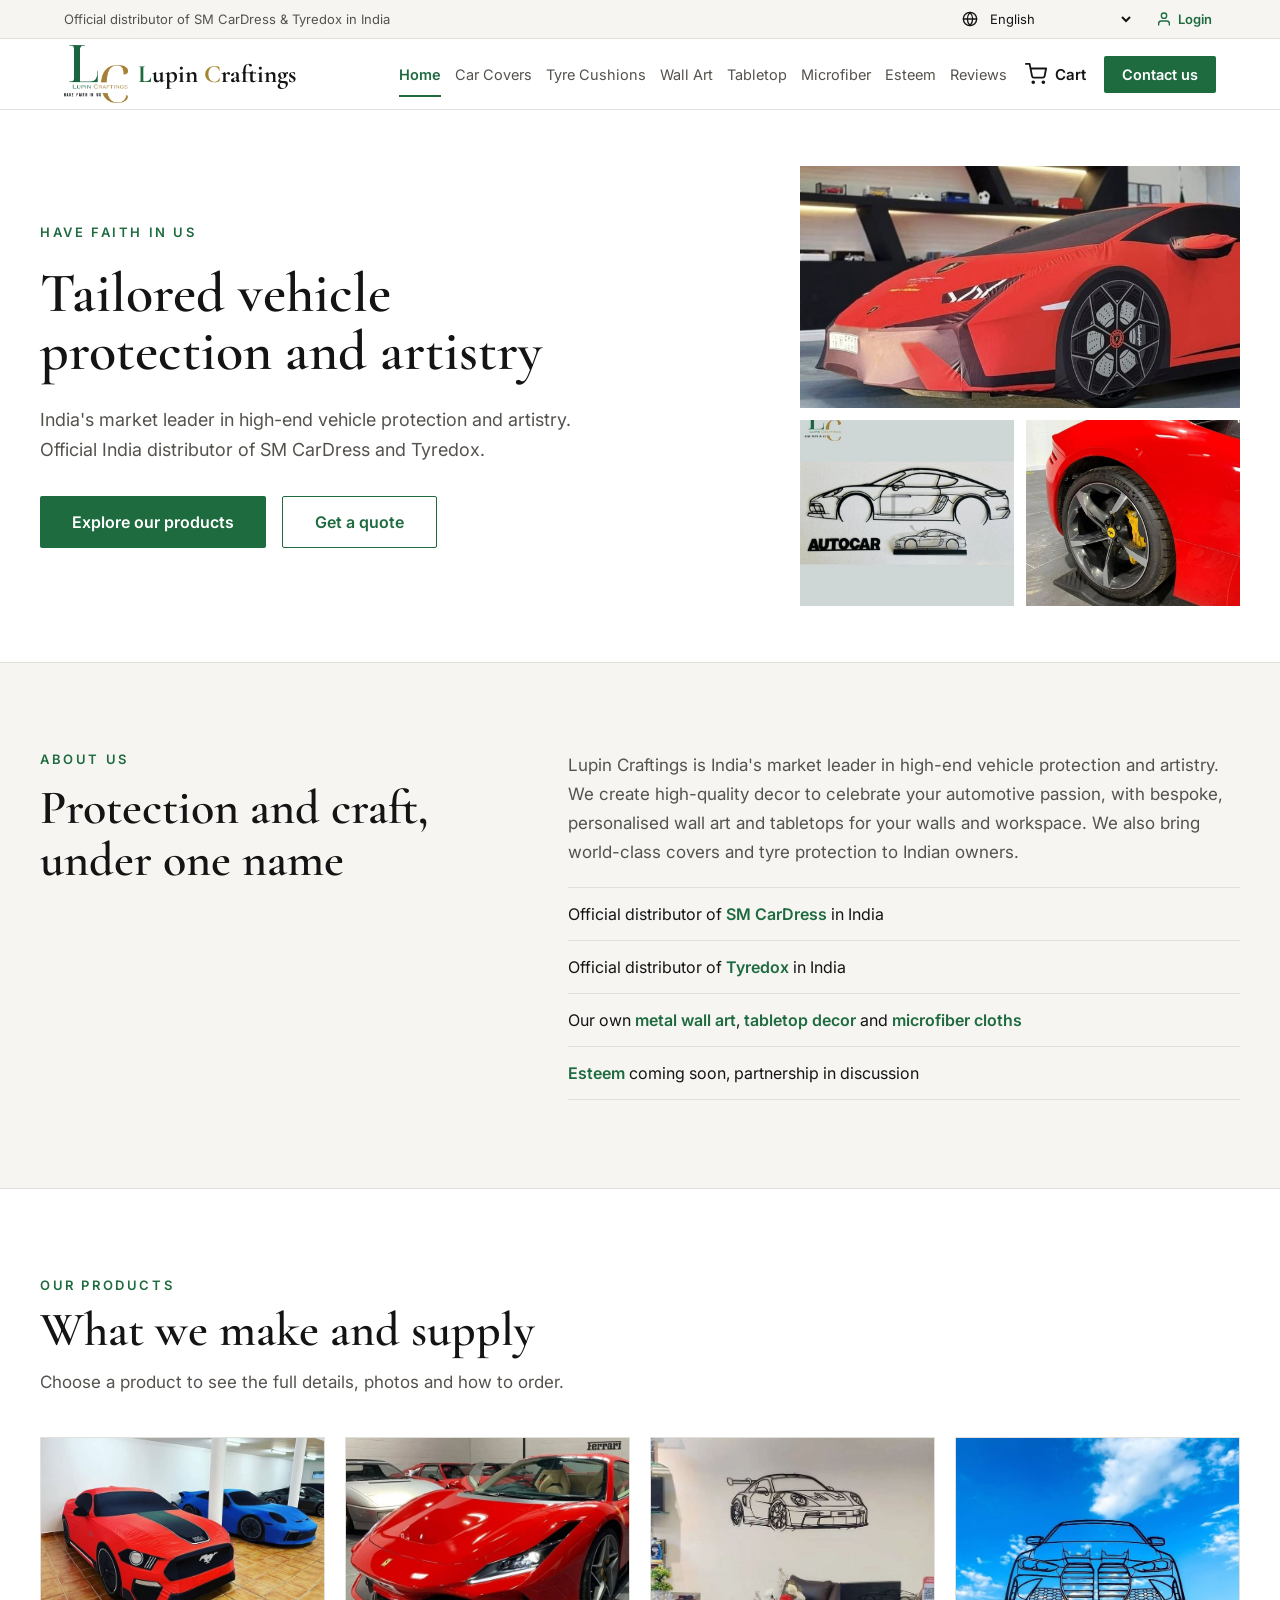
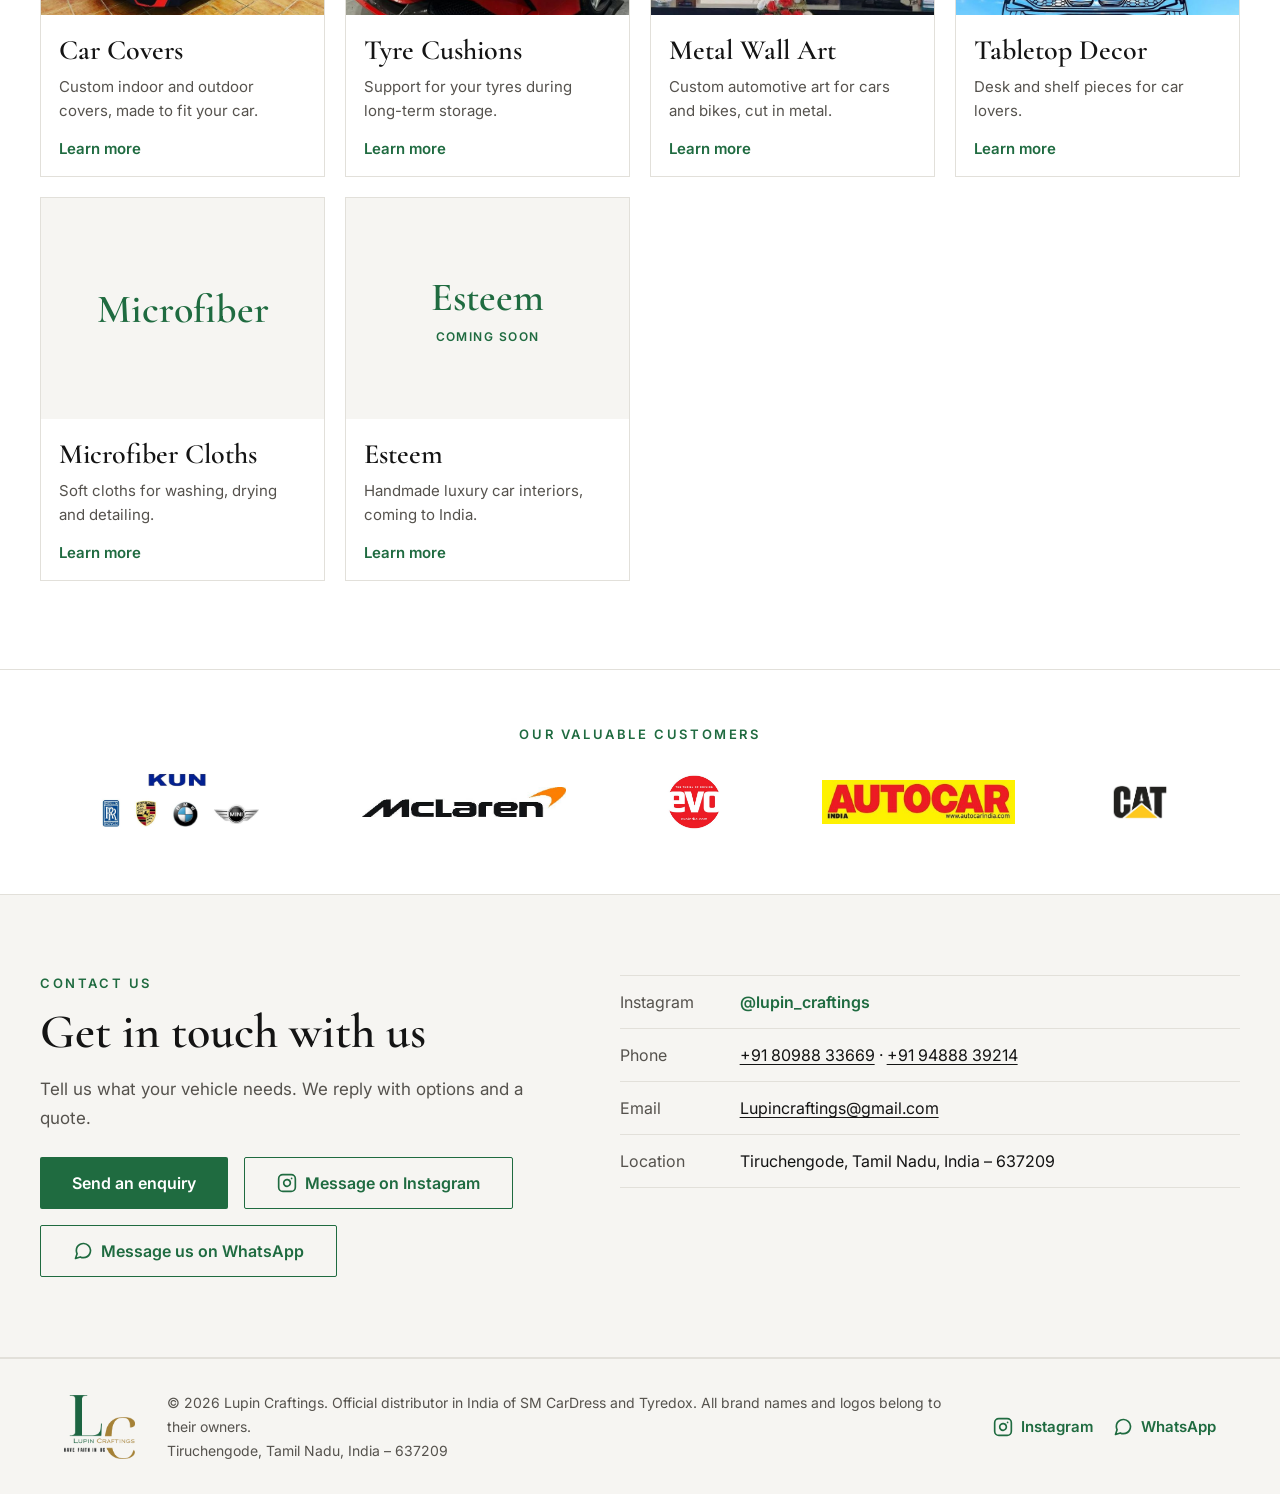
<file: index.html>
<!doctype html>
<html lang="en">
<head>
<meta charset="utf-8">
<meta name="viewport" content="width=device-width, initial-scale=1">
<title>Lupin Craftings | Vehicle protection and artistry</title>
<meta name="description" content="India's market leader in high-end vehicle protection and artistry. Car covers, tyre cushions, metal wall art and more.">
<link rel="icon" href="images/lc-logo.png">
<link rel="preconnect" href="https://fonts.googleapis.com">
<link rel="preconnect" href="https://fonts.gstatic.com" crossorigin>
<link rel="stylesheet" href="https://fonts.googleapis.com/css2?family=Cormorant+Garamond:wght@500;600;700&family=Inter:wght@400;500;600&display=swap">
<link rel="stylesheet" href="css/style.css">
</head>
<body>
<div style="width:100%;background:#FFFFFF;color:#141414;font-family:'Inter',system-ui,sans-serif">

  <div id="site-header" data-active="home"></div>

  <!-- HERO -->
  <div id="top" style="border-bottom:1px solid #E2E0DA">
    <div style="max-width:1200px;margin:0 auto;padding:56px 24px;display:flex;flex-wrap:wrap;align-items:center;gap:40px">
      <div style="flex:1 1 440px;min-width:0;display:flex;flex-direction:column;gap:24px">
        <div style="font-size:13px;font-weight:600;letter-spacing:0.2em;text-transform:uppercase;color:#1F6B40">Have faith in us</div>
        <h1 style="margin:0;font-family:'Cormorant Garamond',serif;font-weight:600;font-size:56px;line-height:1.05;text-wrap:balance" class="home-h1">Tailored vehicle protection and artistry</h1>
        <p style="margin:0;font-size:18px;line-height:1.65;color:#55524D;max-width:540px">India's market leader in high-end vehicle protection and artistry. Official India distributor of SM CarDress and Tyredox.</p>
        <div style="display:flex;flex-wrap:wrap;gap:16px;padding-top:8px">
          <a href="#products" style="display:inline-block;padding:16px 32px;background:#1F6B40;color:#FFFFFF;font-weight:600;font-size:16px;border-radius:2px">Explore our products</a>
          <a href="contact.html" class="btn-o" style="display:inline-block;padding:15px 32px;border:1px solid #1F6B40;color:#1F6B40;font-weight:600;font-size:16px;border-radius:2px">Get a quote</a>
        </div>
      </div>
      <div style="flex:1 1 320px;min-width:0;max-width:440px">
        <div style="display:grid;grid-template-columns:repeat(2,minmax(0,1fr));grid-template-rows:1.3fr 1fr;gap:12px;aspect-ratio:1/1;max-width:100%">
          <div style="grid-column:1/3;overflow:hidden;min-height:0"><img src="images/hero-cover.jpg" alt="Premium printed car cover on a Lamborghini Huracan Tecnica" style="display:block;width:100%;height:100%;object-fit:cover;object-position:center 80%"></div>
          <div style="overflow:hidden;min-height:0"><img src="images/wa-cayman.jpg" alt="Porsche Cayman metal wall art" style="display:block;width:100%;height:100%;object-fit:cover"></div>
          <div style="overflow:hidden;min-height:0"><img src="images/ty-3.jpg" alt="Tyre resting on a tyre cushion under a Ferrari" style="display:block;width:100%;height:100%;object-fit:cover"></div>
        </div>
      </div>
    </div>
  </div>

  <!-- ABOUT US -->
  <div id="about" style="border-bottom:1px solid #E2E0DA;background:#F6F5F2">
    <div style="max-width:1200px;margin:0 auto;padding:88px 24px;display:flex;flex-wrap:wrap;gap:56px">
      <div style="flex:1 1 340px;min-width:0;display:flex;flex-direction:column;gap:16px">
        <div style="font-size:13px;font-weight:600;letter-spacing:0.2em;text-transform:uppercase;color:#1F6B40">About us</div>
        <h2 style="margin:0;font-family:'Cormorant Garamond',serif;font-weight:600;font-size:48px;line-height:1.08;text-wrap:balance">Protection and craft, under one name</h2>
      </div>
      <div style="flex:1.6 1 460px;min-width:0;display:flex;flex-direction:column;gap:20px">
        <p style="margin:0;font-size:17px;line-height:1.7;color:#55524D">Lupin Craftings is India's market leader in high-end vehicle protection and artistry. We create high-quality decor to celebrate your automotive passion, with bespoke, personalised wall art and tabletops for your walls and workspace. We also bring world-class covers and tyre protection to Indian owners.</p>
        <ul style="margin:0;padding:0;list-style:none;display:flex;flex-direction:column;font-size:16px;line-height:1.5">
          <li style="padding:14px 0;border-top:1px solid #E2E0DA">Official distributor of <strong style="font-weight:600;color:#1F6B40">SM CarDress</strong> in India</li>
          <li style="padding:14px 0;border-top:1px solid #E2E0DA">Official distributor of <strong style="font-weight:600;color:#1F6B40">Tyredox</strong> in India</li>
          <li style="padding:14px 0;border-top:1px solid #E2E0DA">Our own <strong style="font-weight:600;color:#1F6B40">metal wall art</strong>, <strong style="font-weight:600;color:#1F6B40">tabletop decor</strong> and <strong style="font-weight:600;color:#1F6B40">microfiber cloths</strong></li>
          <li style="padding:14px 0;border-top:1px solid #E2E0DA;border-bottom:1px solid #E2E0DA"><strong style="font-weight:600;color:#1F6B40">Esteem</strong> coming soon, partnership in discussion</li>
        </ul>
      </div>
    </div>
  </div>

  <!-- PRODUCTS -->
  <div id="products" style="border-bottom:1px solid #E2E0DA">
    <div style="max-width:1200px;margin:0 auto;padding:88px 24px;display:flex;flex-direction:column;gap:40px">
      <div style="display:flex;flex-direction:column;gap:12px;max-width:680px">
        <div style="font-size:13px;font-weight:600;letter-spacing:0.2em;text-transform:uppercase;color:#1F6B40">Our products</div>
        <h2 style="margin:0;font-family:'Cormorant Garamond',serif;font-weight:600;font-size:48px;line-height:1.08;text-wrap:balance">What we make and supply</h2>
        <p style="margin:0;font-size:17px;line-height:1.7;color:#55524D">Choose a product to see the full details, photos and how to order.</p>
      </div>
      <div class="home-grid"><a href="car-covers.html" style="display:flex;flex-direction:column;border:1px solid #E2E0DA;background:#FFFFFF"><img src="images/cc-mustang.jpg" alt="Car Covers" loading="lazy" style="display:block;width:100%;aspect-ratio:16/10;object-fit:cover;object-position:center"><div style="padding:22px;display:flex;flex-direction:column;gap:8px;flex:1"><h3 style="margin:0;font-family:'Cormorant Garamond',serif;font-weight:600;font-size:28px">Car Covers</h3><p style="margin:0;font-size:15px;line-height:1.6;color:#55524D">Custom indoor and outdoor covers, made to fit your car.</p><span style="margin-top:auto;padding-top:8px;font-size:15px;font-weight:600;color:#1F6B40">Learn more</span></div></a><a href="tyre-cushions.html" style="display:flex;flex-direction:column;border:1px solid #E2E0DA;background:#FFFFFF"><img src="images/ty-2.jpg" alt="Tyre Cushions" loading="lazy" style="display:block;width:100%;aspect-ratio:16/10;object-fit:cover;object-position:center"><div style="padding:22px;display:flex;flex-direction:column;gap:8px;flex:1"><h3 style="margin:0;font-family:'Cormorant Garamond',serif;font-weight:600;font-size:28px">Tyre Cushions</h3><p style="margin:0;font-size:15px;line-height:1.6;color:#55524D">Support for your tyres during long-term storage.</p><span style="margin-top:auto;padding-top:8px;font-size:15px;font-weight:600;color:#1F6B40">Learn more</span></div></a><a href="wall-art.html" style="display:flex;flex-direction:column;border:1px solid #E2E0DA;background:#FFFFFF"><img src="images/wa-office.jpg" alt="Metal Wall Art" loading="lazy" style="display:block;width:100%;aspect-ratio:16/10;object-fit:cover;object-position:center 20%"><div style="padding:22px;display:flex;flex-direction:column;gap:8px;flex:1"><h3 style="margin:0;font-family:'Cormorant Garamond',serif;font-weight:600;font-size:28px">Metal Wall Art</h3><p style="margin:0;font-size:15px;line-height:1.6;color:#55524D">Custom automotive art for cars and bikes, cut in metal.</p><span style="margin-top:auto;padding-top:8px;font-size:15px;font-weight:600;color:#1F6B40">Learn more</span></div></a><a href="tabletop.html" style="display:flex;flex-direction:column;border:1px solid #E2E0DA;background:#FFFFFF"><img src="images/tt-m4.jpg" alt="Tabletop Decor" loading="lazy" style="display:block;width:100%;aspect-ratio:16/10;object-fit:cover;object-position:center"><div style="padding:22px;display:flex;flex-direction:column;gap:8px;flex:1"><h3 style="margin:0;font-family:'Cormorant Garamond',serif;font-weight:600;font-size:28px">Tabletop Decor</h3><p style="margin:0;font-size:15px;line-height:1.6;color:#55524D">Desk and shelf pieces for car lovers.</p><span style="margin-top:auto;padding-top:8px;font-size:15px;font-weight:600;color:#1F6B40">Learn more</span></div></a><a href="microfiber.html" style="display:flex;flex-direction:column;border:1px solid #E2E0DA;background:#FFFFFF"><div style="aspect-ratio:4/3;background:#F6F5F2;display:flex;flex-direction:column;align-items:center;justify-content:center;gap:8px"><span style="font-family:'Cormorant Garamond',serif;font-weight:600;font-size:40px;color:#1F6B40">Microfiber</span></div><div style="padding:22px;display:flex;flex-direction:column;gap:8px;flex:1"><h3 style="margin:0;font-family:'Cormorant Garamond',serif;font-weight:600;font-size:28px">Microfiber Cloths</h3><p style="margin:0;font-size:15px;line-height:1.6;color:#55524D">Soft cloths for washing, drying and detailing.</p><span style="margin-top:auto;padding-top:8px;font-size:15px;font-weight:600;color:#1F6B40">Learn more</span></div></a><a href="esteem.html" style="display:flex;flex-direction:column;border:1px solid #E2E0DA;background:#FFFFFF"><div style="aspect-ratio:4/3;background:#F6F5F2;display:flex;flex-direction:column;align-items:center;justify-content:center;gap:8px"><span style="font-family:'Cormorant Garamond',serif;font-weight:600;font-size:40px;color:#1F6B40">Esteem</span><span style="font-size:12px;font-weight:600;letter-spacing:0.12em;text-transform:uppercase;color:#1F6B40">Coming soon</span></div><div style="padding:22px;display:flex;flex-direction:column;gap:8px;flex:1"><h3 style="margin:0;font-family:'Cormorant Garamond',serif;font-weight:600;font-size:28px">Esteem</h3><p style="margin:0;font-size:15px;line-height:1.6;color:#55524D">Handmade luxury car interiors, coming to India.</p><span style="margin-top:auto;padding-top:8px;font-size:15px;font-weight:600;color:#1F6B40">Learn more</span></div></a></div>
    </div>
  </div>

  <!-- OUR VALUABLE CUSTOMERS -->
  <div id="customers" style="border-bottom:1px solid #E2E0DA">
    <div style="max-width:1200px;margin:0 auto;padding:56px 24px 60px">
      <div style="font-size:13px;font-weight:600;letter-spacing:0.2em;text-transform:uppercase;color:#1F6B40;text-align:center">Our valuable customers</div>
      <div role="group" aria-label="Our valuable customers" style="overflow:hidden;margin-top:28px">
        <div class="lc-track" style="display:flex;width:max-content;align-items:center">
          <div style="display:flex;flex-shrink:0;align-items:center"><span style="padding:0 48px;display:flex;align-items:center"><img src="images/cu-kun-marques.jpg" alt="KUN, Rolls-Royce, Porsche, BMW and MINI logos" loading="lazy" style="display:block;height:60px;width:auto"></span><span style="padding:0 48px;display:flex;align-items:center"><img src="images/cu-mclaren.jpg" alt="McLaren" loading="lazy" style="display:block;height:30px;width:auto"></span><span style="padding:0 48px;display:flex;align-items:center"><img src="images/cu-evo.jpg" alt="evo India" loading="lazy" style="display:block;height:64px;width:auto"></span><span style="padding:0 48px;display:flex;align-items:center"><img src="images/cu-autocar.jpg" alt="Autocar India" loading="lazy" style="display:block;height:44px;width:auto"></span><span style="padding:0 48px;display:flex;align-items:center"><img src="images/cu-cat.jpg" alt="CAT" loading="lazy" style="display:block;height:58px;width:auto"></span><span style="padding:0 48px;display:flex;align-items:center"><img src="images/cu-bharatbenz.jpg" alt="BharatBenz" loading="lazy" style="display:block;height:46px;width:auto"></span><span style="padding:0 48px;display:flex;align-items:center"><img src="images/cu-castrol.jpg" alt="Castrol EDGE" loading="lazy" style="display:block;height:54px;width:auto"></span><span style="padding:0 48px;display:flex;align-items:center"><img src="images/cu-red3.jpg" alt="Customer logo" loading="lazy" style="display:block;height:58px;width:auto"></span></div>
          <div aria-hidden="true" style="display:flex;flex-shrink:0;align-items:center"><span style="padding:0 48px;display:flex;align-items:center"><img src="images/cu-kun-marques.jpg" alt="" loading="lazy" style="display:block;height:60px;width:auto"></span><span style="padding:0 48px;display:flex;align-items:center"><img src="images/cu-mclaren.jpg" alt="" loading="lazy" style="display:block;height:30px;width:auto"></span><span style="padding:0 48px;display:flex;align-items:center"><img src="images/cu-evo.jpg" alt="" loading="lazy" style="display:block;height:64px;width:auto"></span><span style="padding:0 48px;display:flex;align-items:center"><img src="images/cu-autocar.jpg" alt="" loading="lazy" style="display:block;height:44px;width:auto"></span><span style="padding:0 48px;display:flex;align-items:center"><img src="images/cu-cat.jpg" alt="" loading="lazy" style="display:block;height:58px;width:auto"></span><span style="padding:0 48px;display:flex;align-items:center"><img src="images/cu-bharatbenz.jpg" alt="" loading="lazy" style="display:block;height:46px;width:auto"></span><span style="padding:0 48px;display:flex;align-items:center"><img src="images/cu-castrol.jpg" alt="" loading="lazy" style="display:block;height:54px;width:auto"></span><span style="padding:0 48px;display:flex;align-items:center"><img src="images/cu-red3.jpg" alt="" loading="lazy" style="display:block;height:58px;width:auto"></span></div>
        </div>
      </div>
    </div>
  </div>

  <!-- CUSTOMER REVIEWS -->
  <div id="rv-home" hidden style="border-top:1px solid #E2E0DA">
    <div class="lc-wrap" style="padding-top:64px;padding-bottom:64px;display:flex;flex-direction:column;gap:28px">
      <div style="display:flex;flex-wrap:wrap;align-items:flex-end;justify-content:space-between;gap:16px">
        <div style="display:flex;flex-direction:column;gap:10px">
          <div style="font-size:13px;font-weight:600;letter-spacing:0.2em;text-transform:uppercase;color:#1F6B40">Reviews</div>
          <h2 style="margin:0;font-family:'Cormorant Garamond',serif;font-weight:600;font-size:40px;line-height:1.1">What our customers say</h2>
        </div>
        <a href="reviews.html" class="btn-o" style="padding:14px 26px;border:1px solid #1F6B40;color:#1F6B40;font-weight:600;font-size:15px;border-radius:2px">See all and write a review</a>
      </div>
      <div id="rv-home-list" class="rv-list"></div>
    </div>
  </div>

  <!-- CONTACT -->
  <div id="contact" style="background:#F6F5F2;border-bottom:1px solid #E2E0DA">
    <div style="max-width:1200px;margin:0 auto;padding:80px 24px;display:flex;flex-wrap:wrap;gap:56px">
      <div style="flex:1 1 340px;min-width:0;display:flex;flex-direction:column;gap:16px">
        <div style="font-size:13px;font-weight:600;letter-spacing:0.2em;text-transform:uppercase;color:#1F6B40">Contact us</div>
        <h2 style="margin:0;font-family:'Cormorant Garamond',serif;font-weight:600;font-size:48px;line-height:1.08;text-wrap:balance">Get in touch with us</h2>
        <p style="margin:0;font-size:17px;line-height:1.7;color:#55524D">Tell us what your vehicle needs. We reply with options and a quote.</p>
        <div style="display:flex;flex-wrap:wrap;gap:16px;padding-top:8px">
          <a href="contact.html" style="padding:16px 32px;background:#1F6B40;color:#FFFFFF;font-weight:600;font-size:16px;border-radius:2px">Send an enquiry</a>
          <a href="#" data-ig-dm class="btn-o" style="padding:15px 32px;border:1px solid #1F6B40;color:#1F6B40;font-weight:600;font-size:16px;border-radius:2px">Message on Instagram</a>
        </div>
      </div>
      <div style="flex:1.2 1 400px;min-width:0;display:flex;flex-direction:column;font-size:16px">
        <div style="padding:16px 0;border-top:1px solid #E2E0DA;display:flex;flex-wrap:wrap;gap:6px 24px"><span style="flex:0 0 96px;color:#55524D">Instagram</span><a href="https://www.instagram.com/lupin_craftings/" data-instagram style="color:#1F6B40;font-weight:600">@lupin_craftings</a></div>
        <div style="padding:16px 0;border-top:1px solid #E2E0DA;display:flex;flex-wrap:wrap;gap:6px 24px"><span style="flex:0 0 96px;color:#55524D">Phone</span><span data-phones></span></div>
        <div style="padding:16px 0;border-top:1px solid #E2E0DA;display:flex;flex-wrap:wrap;gap:6px 24px"><span style="flex:0 0 96px;color:#55524D">Email</span><span data-email></span></div>
        <div style="padding:16px 0;border-top:1px solid #E2E0DA;border-bottom:1px solid #E2E0DA;display:flex;flex-wrap:wrap;gap:6px 24px"><span style="flex:0 0 96px;color:#55524D">Location</span><span data-address></span></div>
      </div>
    </div>
  </div>

  <div id="site-footer"></div>

</div>
<script src="js/content.js"></script>
<script src="js/site.js"></script>
<script src="js/auth.js"></script>
<script src="js/reviews.js"></script>
</body>
</html>
</file>
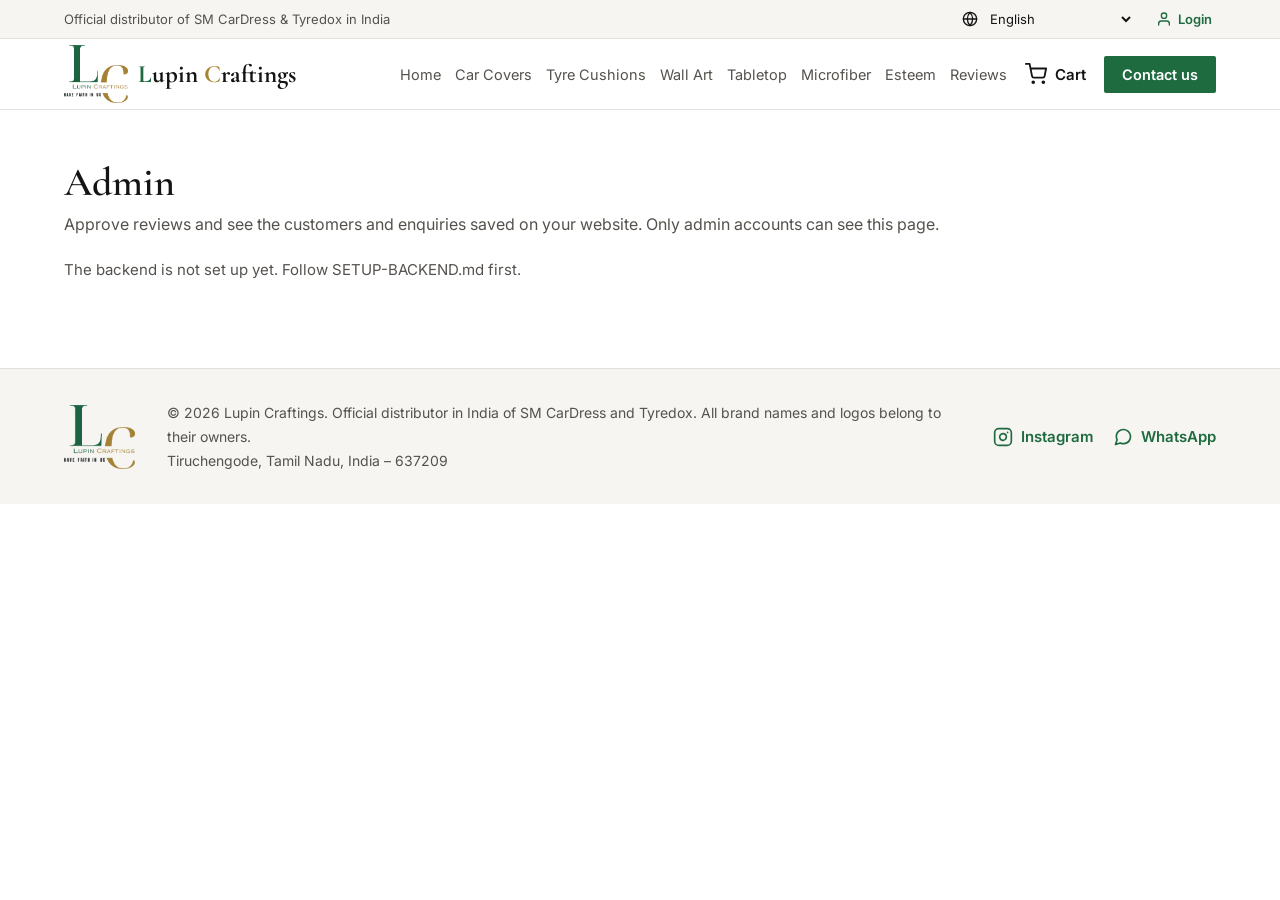
<file: admin.html>
<!doctype html>
<html lang="en">
<head>
<meta charset="utf-8">
<meta name="robots" content="noindex, nofollow">
<meta name="viewport" content="width=device-width, initial-scale=1">
<title>Admin | Lupin Craftings</title>
<meta name="description" content="Admin page for Lupin Craftings.">
<link rel="icon" href="images/lc-logo.png">
<link rel="preconnect" href="https://fonts.googleapis.com">
<link rel="preconnect" href="https://fonts.gstatic.com" crossorigin>
<link rel="stylesheet" href="https://fonts.googleapis.com/css2?family=Cormorant+Garamond:wght@500;600;700&family=Inter:wght@400;500;600&display=swap">
<link rel="stylesheet" href="css/style.css">
</head>
<body>
<div style="width:100%;background:#FFFFFF;color:#141414;font-family:'Inter',system-ui,sans-serif">
  <div id="site-header" data-active="admin"></div>
  <div class="lc-wrap" style="padding-top:48px;padding-bottom:72px">
    <h1 style="margin:0 0 8px;font-family:'Cormorant Garamond',serif;font-weight:600;font-size:40px">Admin</h1>
    <p style="margin:0 0 24px;color:#55524D">Approve reviews and see the customers and enquiries saved on your website. Only admin accounts can see this page.</p>
    <div id="ad-root"></div>
  </div>
  <div id="site-footer"></div>
</div>
<script src="js/content.js"></script>
<script src="js/site.js"></script>
<script src="js/auth.js"></script>
<script src="js/admin.js"></script>
</body>
</html>
</file>
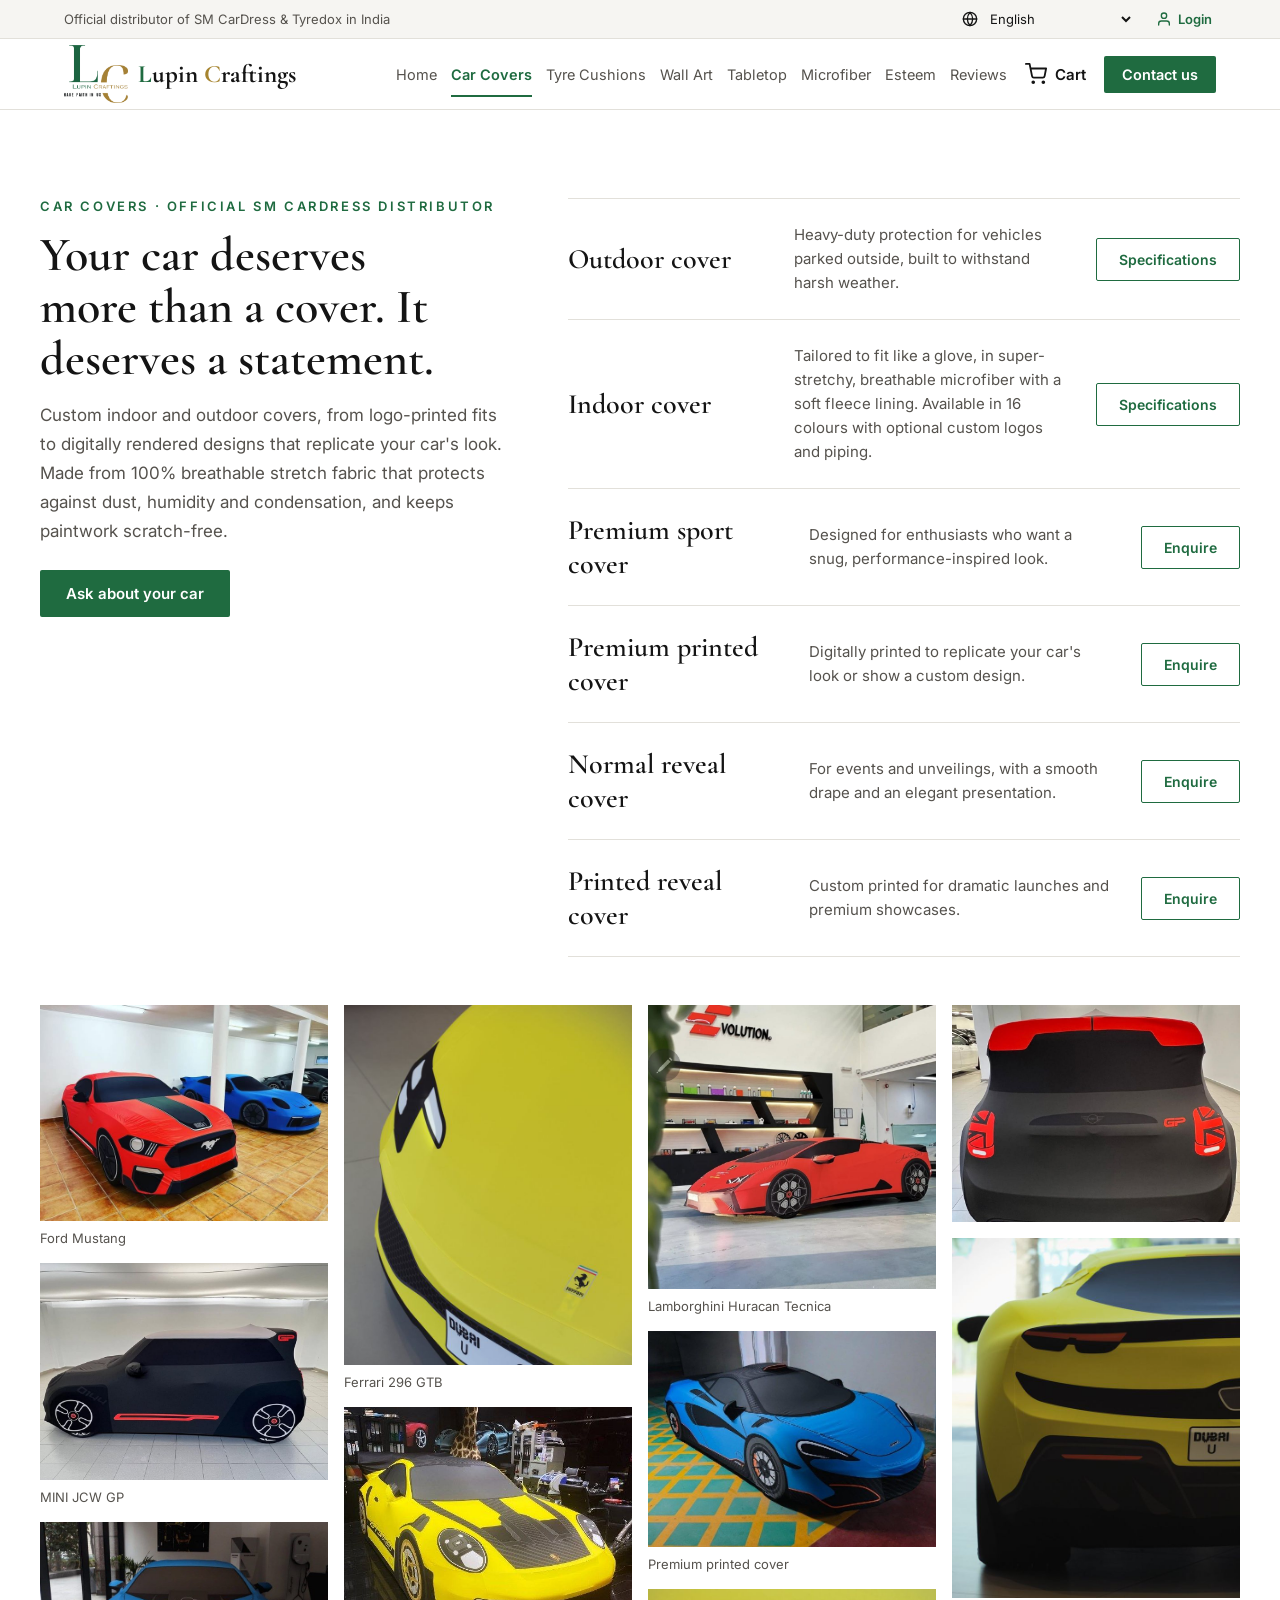
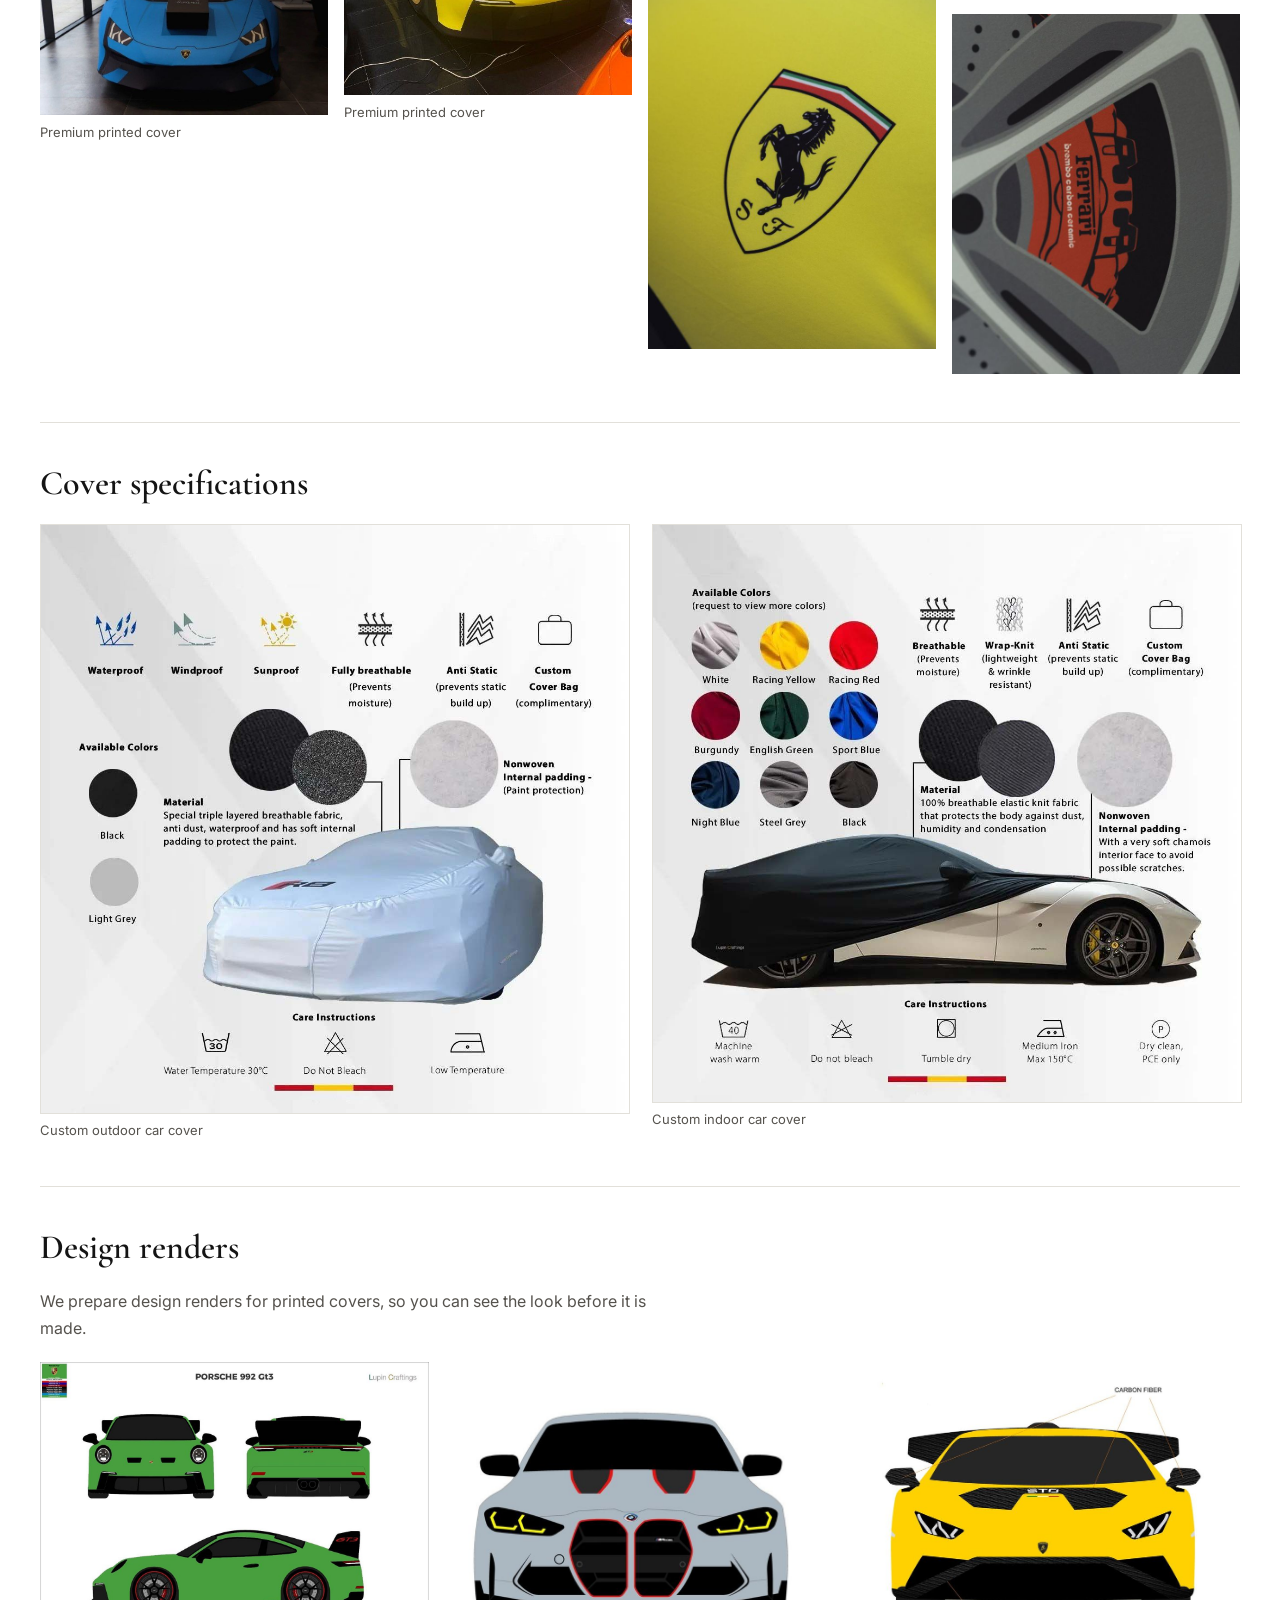
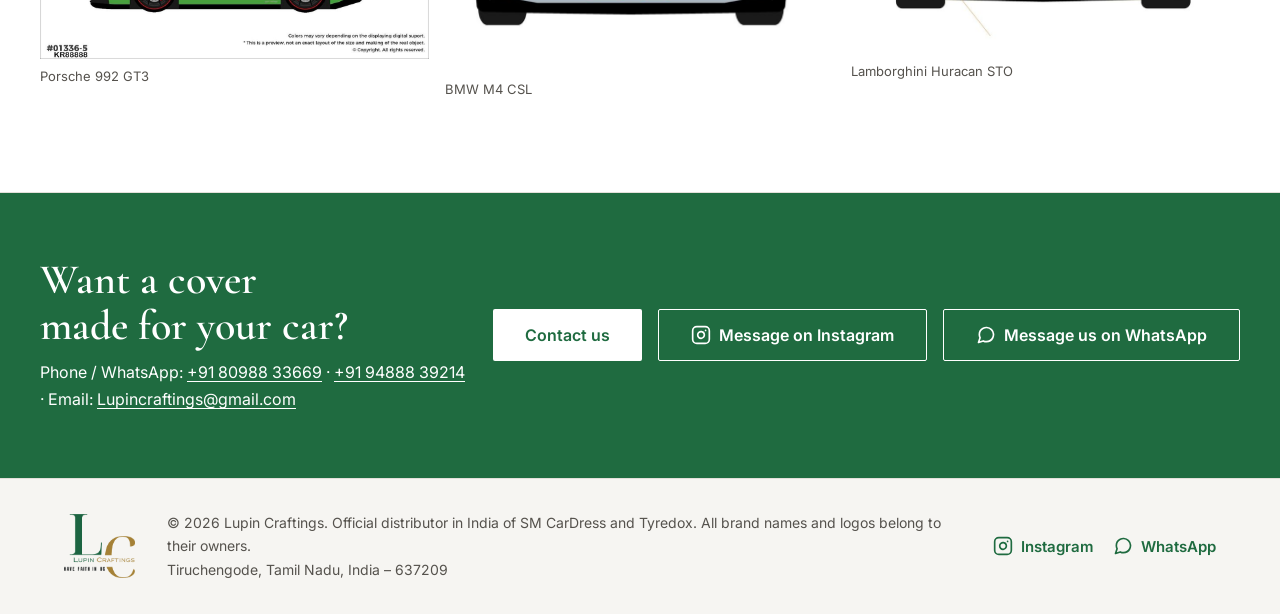
<file: car-covers.html>
<!doctype html>
<html lang="en">
<head>
<meta charset="utf-8">
<meta name="viewport" content="width=device-width, initial-scale=1">
<title>Car Covers | Lupin Craftings</title>
<meta name="description" content="Custom indoor and outdoor car covers. Official SM CarDress distributor in India.">
<link rel="icon" href="images/lc-logo.png">
<link rel="preconnect" href="https://fonts.googleapis.com">
<link rel="preconnect" href="https://fonts.gstatic.com" crossorigin>
<link rel="stylesheet" href="https://fonts.googleapis.com/css2?family=Cormorant+Garamond:wght@500;600;700&family=Inter:wght@400;500;600&display=swap">
<link rel="stylesheet" href="css/style.css">
</head>
<body>
<div style="width:100%;background:#FFFFFF;color:#141414;font-family:'Inter',system-ui,sans-serif">

  <div id="site-header" data-active="covers"></div>

  <!-- CAR COVERS -->
  <div id="covers" style="border-bottom:1px solid #E2E0DA">
    <div style="max-width:1200px;margin:0 auto;padding:88px 24px;display:flex;flex-direction:column;gap:48px">
<div style="display:flex;flex-wrap:wrap;gap:56px"><div style="flex:1 1 340px;min-width:0;display:flex;flex-direction:column;gap:16px"><div style="font-size:13px;font-weight:600;letter-spacing:0.2em;text-transform:uppercase;color:#1F6B40">Car covers · Official SM CarDress distributor</div><h1 style="margin:0;font-family:'Cormorant Garamond',serif;font-weight:600;font-size:48px;line-height:1.08;text-wrap:balance">Your car deserves more than a cover. It deserves a statement.</h1><p style="margin:0;font-size:17px;line-height:1.7;color:#55524D">Custom indoor and outdoor covers, from logo-printed fits to digitally rendered designs that replicate your car's look. Made from 100% breathable stretch fabric that protects against dust, humidity and condensation, and keeps paintwork scratch-free.</p><div style="padding-top:8px"><a href="contact.html" style="display:inline-block;padding:14px 26px;background:#1F6B40;color:#FFFFFF;font-weight:600;font-size:15px;border-radius:2px">Ask about your car</a></div></div><div style="flex:1.6 1 460px;min-width:0;display:flex;flex-direction:column"><div style="display:flex;flex-wrap:wrap;align-items:center;gap:12px 28px;padding:24px 0;border-top:1px solid #E2E0DA"><h3 style="margin:0;flex:1 1 180px;min-width:0;font-family:'Cormorant Garamond',serif;font-weight:600;font-size:28px">Outdoor cover</h3><p style="margin:0;flex:2 1 240px;min-width:0;font-size:15px;line-height:1.6;color:#55524D">Heavy-duty protection for vehicles parked outside, built to withstand harsh weather.</p><a href="#cover-specs" class="btn-o" style="padding:12px 22px;border:1px solid #1F6B40;color:#1F6B40;font-weight:600;font-size:14px;border-radius:2px">Specifications</a></div><div style="display:flex;flex-wrap:wrap;align-items:center;gap:12px 28px;padding:24px 0;border-top:1px solid #E2E0DA"><h3 style="margin:0;flex:1 1 180px;min-width:0;font-family:'Cormorant Garamond',serif;font-weight:600;font-size:28px">Indoor cover</h3><p style="margin:0;flex:2 1 240px;min-width:0;font-size:15px;line-height:1.6;color:#55524D">Tailored to fit like a glove, in super-stretchy, breathable microfiber with a soft fleece lining. Available in 16 colours with optional custom logos and piping.</p><a href="#cover-specs" class="btn-o" style="padding:12px 22px;border:1px solid #1F6B40;color:#1F6B40;font-weight:600;font-size:14px;border-radius:2px">Specifications</a></div><div style="display:flex;flex-wrap:wrap;align-items:center;gap:12px 28px;padding:24px 0;border-top:1px solid #E2E0DA"><h3 style="margin:0;flex:1 1 180px;min-width:0;font-family:'Cormorant Garamond',serif;font-weight:600;font-size:28px">Premium sport cover</h3><p style="margin:0;flex:2 1 240px;min-width:0;font-size:15px;line-height:1.6;color:#55524D">Designed for enthusiasts who want a snug, performance-inspired look.</p><a href="contact.html" class="btn-o" style="padding:12px 22px;border:1px solid #1F6B40;color:#1F6B40;font-weight:600;font-size:14px;border-radius:2px">Enquire</a></div><div style="display:flex;flex-wrap:wrap;align-items:center;gap:12px 28px;padding:24px 0;border-top:1px solid #E2E0DA"><h3 style="margin:0;flex:1 1 180px;min-width:0;font-family:'Cormorant Garamond',serif;font-weight:600;font-size:28px">Premium printed cover</h3><p style="margin:0;flex:2 1 240px;min-width:0;font-size:15px;line-height:1.6;color:#55524D">Digitally printed to replicate your car's look or show a custom design.</p><a href="contact.html" class="btn-o" style="padding:12px 22px;border:1px solid #1F6B40;color:#1F6B40;font-weight:600;font-size:14px;border-radius:2px">Enquire</a></div><div style="display:flex;flex-wrap:wrap;align-items:center;gap:12px 28px;padding:24px 0;border-top:1px solid #E2E0DA"><h3 style="margin:0;flex:1 1 180px;min-width:0;font-family:'Cormorant Garamond',serif;font-weight:600;font-size:28px">Normal reveal cover</h3><p style="margin:0;flex:2 1 240px;min-width:0;font-size:15px;line-height:1.6;color:#55524D">For events and unveilings, with a smooth drape and an elegant presentation.</p><a href="contact.html" class="btn-o" style="padding:12px 22px;border:1px solid #1F6B40;color:#1F6B40;font-weight:600;font-size:14px;border-radius:2px">Enquire</a></div><div style="display:flex;flex-wrap:wrap;align-items:center;gap:12px 28px;padding:24px 0;border-top:1px solid #E2E0DA;border-bottom:1px solid #E2E0DA"><h3 style="margin:0;flex:1 1 180px;min-width:0;font-family:'Cormorant Garamond',serif;font-weight:600;font-size:28px">Printed reveal cover</h3><p style="margin:0;flex:2 1 240px;min-width:0;font-size:15px;line-height:1.6;color:#55524D">Custom printed for dramatic launches and premium showcases.</p><a href="contact.html" class="btn-o" style="padding:12px 22px;border:1px solid #1F6B40;color:#1F6B40;font-weight:600;font-size:14px;border-radius:2px">Enquire</a></div></div></div><div style="columns:260px;column-gap:16px"><figure style="margin:0 0 16px;break-inside:avoid"><img src="images/cc-mustang.jpg" alt="Printed car cover on a red Ford Mustang" loading="lazy" style="display:block;width:100%;height:auto;background:#ECEBE7"><figcaption style="padding-top:8px;font-size:13px;line-height:1.4;color:#55524D">Ford Mustang</figcaption></figure><figure style="margin:0 0 16px;break-inside:avoid"><img src="images/cc-mini-side.jpg" alt="Black printed cover with red details on a MINI JCW GP" loading="lazy" style="display:block;width:100%;height:auto;background:#ECEBE7"><figcaption style="padding-top:8px;font-size:13px;line-height:1.4;color:#55524D">MINI JCW GP</figcaption></figure><figure style="margin:0 0 16px;break-inside:avoid"><img src="images/cc-lambo-blue.jpg" alt="Blue printed cover on a Lamborghini Huracan" loading="lazy" style="display:block;width:100%;height:auto;background:#ECEBE7"><figcaption style="padding-top:8px;font-size:13px;line-height:1.4;color:#55524D">Premium printed cover</figcaption></figure><figure style="margin:0 0 16px;break-inside:avoid"><img src="images/cc-ferrari-nose.jpg" alt="Yellow printed cover on a Ferrari 296 GTB, front" loading="lazy" style="display:block;width:100%;height:auto;background:#ECEBE7"><figcaption style="padding-top:8px;font-size:13px;line-height:1.4;color:#55524D">Ferrari 296 GTB</figcaption></figure><figure style="margin:0 0 16px;break-inside:avoid"><img src="images/cc-911-yellow.jpg" alt="Yellow and carbon printed cover on a Porsche 911" loading="lazy" style="display:block;width:100%;height:auto;background:#ECEBE7"><figcaption style="padding-top:8px;font-size:13px;line-height:1.4;color:#55524D">Premium printed cover</figcaption></figure><figure style="margin:0 0 16px;break-inside:avoid"><img src="images/cc-huracan-2.jpg" alt="Red printed cover on a Lamborghini Huracan Tecnica" loading="lazy" style="display:block;width:100%;height:auto;background:#ECEBE7"><figcaption style="padding-top:8px;font-size:13px;line-height:1.4;color:#55524D">Lamborghini Huracan Tecnica</figcaption></figure><figure style="margin:0 0 16px;break-inside:avoid"><img src="images/cc-mclaren.jpg" alt="Blue printed cover on a McLaren" loading="lazy" style="display:block;width:100%;height:auto;background:#ECEBE7"><figcaption style="padding-top:8px;font-size:13px;line-height:1.4;color:#55524D">Premium printed cover</figcaption></figure><figure style="margin:0 0 16px;break-inside:avoid"><img src="images/cc-ferrari-badge.jpg" alt="Printed Ferrari badge on a yellow car cover" loading="lazy" style="display:block;width:100%;height:auto;background:#ECEBE7"></figure><figure style="margin:0 0 16px;break-inside:avoid"><img src="images/cc-mini-rear.jpg" alt="MINI JCW GP cover, rear view with printed tail lights" loading="lazy" style="display:block;width:100%;height:auto;background:#ECEBE7"></figure><figure style="margin:0 0 16px;break-inside:avoid"><img src="images/cc-ferrari-rear.jpg" alt="Yellow Ferrari 296 GTB cover, rear view" loading="lazy" style="display:block;width:100%;height:auto;background:#ECEBE7"></figure><figure style="margin:0 0 16px;break-inside:avoid"><img src="images/cc-ferrari-wheel.jpg" alt="Printed wheel and brake caliper detail on a cover" loading="lazy" style="display:block;width:100%;height:auto;background:#ECEBE7"></figure></div><div id="cover-specs" style="display:flex;flex-direction:column;gap:20px;border-top:1px solid #E2E0DA;padding-top:40px">
        <h3 style="margin:0;font-family:'Cormorant Garamond',serif;font-weight:600;font-size:34px">Cover specifications</h3>
        <div style="display:flex;flex-wrap:wrap;gap:24px">
          <figure style="flex:1 1 380px;min-width:0;margin:0"><img src="images/spec-outdoor.jpg" alt="Custom outdoor car cover specifications: waterproof, windproof, sunproof, breathable, anti-static, colours and care" loading="lazy" style="display:block;width:100%;height:auto;border:1px solid #E2E0DA"><figcaption style="padding-top:8px;font-size:13px;color:#55524D">Custom outdoor car cover</figcaption></figure>
          <figure style="flex:1 1 380px;min-width:0;margin:0"><img src="images/spec-indoor.jpg" alt="Custom indoor car cover specifications: breathable, wrap-knit, anti-static, colours and care" loading="lazy" style="display:block;width:100%;height:auto;border:1px solid #E2E0DA"><figcaption style="padding-top:8px;font-size:13px;color:#55524D">Custom indoor car cover</figcaption></figure>
        </div>
      </div>
      <div style="display:flex;flex-direction:column;gap:20px;border-top:1px solid #E2E0DA;padding-top:40px">
        <h3 style="margin:0;font-family:'Cormorant Garamond',serif;font-weight:600;font-size:34px">Design renders</h3>
        <p style="margin:0;font-size:16px;line-height:1.7;color:#55524D;max-width:640px">We prepare design renders for printed covers, so you can see the look before it is made.</p>
        <div style="columns:300px;column-gap:16px"><figure style="margin:0 0 16px;break-inside:avoid"><img src="images/render-gt3.jpg" alt="Render of a green Porsche 992 GT3 in front, rear and side views" loading="lazy" style="display:block;width:100%;height:auto;background:#ECEBE7"><figcaption style="padding-top:8px;font-size:13px;line-height:1.4;color:#55524D">Porsche 992 GT3</figcaption></figure><figure style="margin:0 0 16px;break-inside:avoid"><img src="images/render-m4.jpg" alt="Render of a grey BMW M4 CSL front view" loading="lazy" style="display:block;width:100%;height:auto;background:#ECEBE7"><figcaption style="padding-top:8px;font-size:13px;line-height:1.4;color:#55524D">BMW M4 CSL</figcaption></figure><figure style="margin:0 0 16px;break-inside:avoid"><img src="images/render-sto.jpg" alt="Render of a yellow Lamborghini Huracan STO front view" loading="lazy" style="display:block;width:100%;height:auto;background:#ECEBE7"><figcaption style="padding-top:8px;font-size:13px;line-height:1.4;color:#55524D">Lamborghini Huracan STO</figcaption></figure></div>
      </div>
    </div>
  </div>

  <!-- ENQUIRE -->
  <div style="background:#1F6B40;color:#FFFFFF">
    <div style="max-width:1200px;margin:0 auto;padding:64px 24px;display:flex;flex-wrap:wrap;align-items:center;justify-content:space-between;gap:28px">
      <div style="flex:1 1 420px;min-width:0;display:flex;flex-direction:column;gap:10px">
        <h2 style="margin:0;font-family:'Cormorant Garamond',serif;font-weight:600;font-size:42px;line-height:1.1;text-wrap:balance">Want a cover made for your car?</h2>
        <p style="margin:0;font-size:16px;line-height:1.7"><span data-contact-line></span></p>
      </div>
      <div style="display:flex;flex-wrap:wrap;gap:16px">
        <a href="contact.html" style="padding:16px 32px;background:#FFFFFF;color:#1F6B40;font-weight:600;font-size:16px;border-radius:2px">Contact us</a>
        <a href="#" data-ig-dm style="padding:15px 32px;border:1px solid #FFFFFF;color:#FFFFFF;font-weight:600;font-size:16px;border-radius:2px">Message on Instagram</a>
      </div>
    </div>
  </div>

  <div id="site-footer"></div>

</div>
<script src="js/content.js"></script>
<script src="js/site.js"></script>
<script src="js/auth.js"></script>
</body>
</html>
</file>
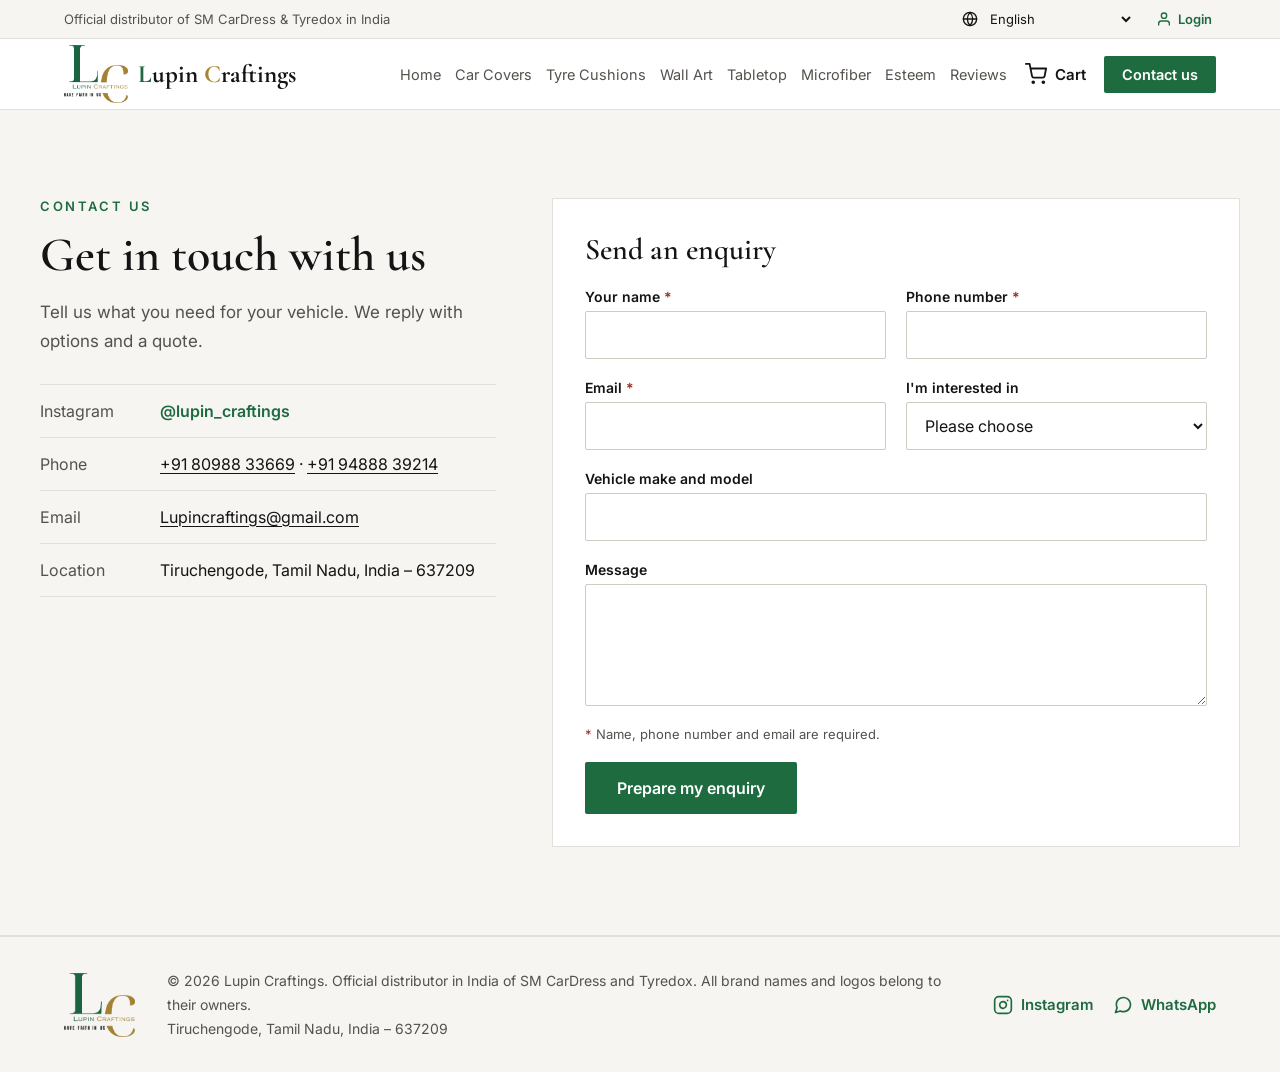
<file: contact.html>
<!doctype html>
<html lang="en">
<head>
<meta charset="utf-8">
<meta name="viewport" content="width=device-width, initial-scale=1">
<title>Contact Us | Lupin Craftings</title>
<meta name="description" content="Get in touch with Lupin Craftings, Tiruchengode, Tamil Nadu.">
<link rel="icon" href="images/lc-logo.png">
<link rel="preconnect" href="https://fonts.googleapis.com">
<link rel="preconnect" href="https://fonts.gstatic.com" crossorigin>
<link rel="stylesheet" href="https://fonts.googleapis.com/css2?family=Cormorant+Garamond:wght@500;600;700&family=Inter:wght@400;500;600&display=swap">
<link rel="stylesheet" href="css/style.css">
</head>
<body>
<div style="width:100%;background:#FFFFFF;color:#141414;font-family:'Inter',system-ui,sans-serif">

  <div id="site-header" data-active="contact"></div>

  <!-- CONTACT -->
  <div id="contact" style="background:#F6F5F2;border-bottom:1px solid #E2E0DA">
    <div style="max-width:1200px;margin:0 auto;padding:88px 24px;display:flex;flex-wrap:wrap;gap:56px">
      <div style="flex:1 1 340px;min-width:0;display:flex;flex-direction:column;gap:16px">
        <div style="font-size:13px;font-weight:600;letter-spacing:0.2em;text-transform:uppercase;color:#1F6B40">Contact us</div>
        <h1 style="margin:0;font-family:'Cormorant Garamond',serif;font-weight:600;font-size:48px;line-height:1.08;text-wrap:balance">Get in touch with us</h1>
        <p style="margin:0;font-size:17px;line-height:1.7;color:#55524D">Tell us what you need for your vehicle. We reply with options and a quote.</p>
        <div style="display:flex;flex-direction:column;font-size:16px;margin-top:12px">
          <div style="padding:16px 0;border-top:1px solid #E2E0DA;display:flex;flex-wrap:wrap;gap:6px 24px"><span style="flex:0 0 96px;color:#55524D">Instagram</span><a href="https://www.instagram.com/lupin_craftings/" data-instagram style="color:#1F6B40;font-weight:600">@lupin_craftings</a></div>
          <div style="padding:16px 0;border-top:1px solid #E2E0DA;display:flex;flex-wrap:wrap;gap:6px 24px"><span style="flex:0 0 96px;color:#55524D">Phone</span><span data-phones></span></div>
          <div style="padding:16px 0;border-top:1px solid #E2E0DA;display:flex;flex-wrap:wrap;gap:6px 24px"><span style="flex:0 0 96px;color:#55524D">Email</span><span data-email></span></div>
          <div style="padding:16px 0;border-top:1px solid #E2E0DA;border-bottom:1px solid #E2E0DA;display:flex;flex-wrap:wrap;gap:6px 24px"><span style="flex:0 0 96px;color:#55524D">Location</span><span data-address></span></div>
        </div>
      </div>

      <div style="flex:1.4 1 460px;min-width:0;background:#FFFFFF;border:1px solid #E2E0DA;padding:32px;display:flex;flex-direction:column;gap:20px">
        <h3 style="margin:0;font-family:'Cormorant Garamond',serif;font-weight:600;font-size:30px">Send an enquiry</h3>

        <div style="display:flex;flex-wrap:wrap;gap:20px">
          <div style="flex:1 1 220px;min-width:0;display:flex;flex-direction:column;gap:6px">
            <label for="lc-name" style="font-size:14px;font-weight:600">Your name <span aria-hidden="true" style="color:#9B2C1F">*</span></label>
            <input id="lc-name" required aria-required="true" type="text" autocomplete="name" style="width:100%;box-sizing:border-box;min-height:48px;padding:12px 14px;border:1px solid #CFCBC2;background:#FFFFFF;color:#141414;font-family:inherit;font-size:16px;border-radius:2px">
            <span id="lc-name-err" hidden role="alert" style="font-size:13px;color:#9B2C1F"></span>
          </div>
          <div style="flex:1 1 220px;min-width:0;display:flex;flex-direction:column;gap:6px">
            <label for="lc-phone" style="font-size:14px;font-weight:600">Phone number <span aria-hidden="true" style="color:#9B2C1F">*</span></label>
            <input id="lc-phone" required aria-required="true" type="tel" autocomplete="tel" style="width:100%;box-sizing:border-box;min-height:48px;padding:12px 14px;border:1px solid #CFCBC2;background:#FFFFFF;color:#141414;font-family:inherit;font-size:16px;border-radius:2px">
            <span id="lc-phone-err" hidden role="alert" style="font-size:13px;color:#9B2C1F"></span>
          </div>
        </div>

        <div style="display:flex;flex-wrap:wrap;gap:20px">
          <div style="flex:1 1 220px;min-width:0;display:flex;flex-direction:column;gap:6px">
            <label for="lc-email" style="font-size:14px;font-weight:600">Email <span aria-hidden="true" style="color:#9B2C1F">*</span></label>
            <input id="lc-email" required aria-required="true" type="email" autocomplete="email" style="width:100%;box-sizing:border-box;min-height:48px;padding:12px 14px;border:1px solid #CFCBC2;background:#FFFFFF;color:#141414;font-family:inherit;font-size:16px;border-radius:2px">
            <span id="lc-email-err" hidden role="alert" style="font-size:13px;color:#9B2C1F"></span>
          </div>
          <div style="flex:1 1 220px;min-width:0;display:flex;flex-direction:column;gap:6px">
            <label for="lc-interest" style="font-size:14px;font-weight:600">I'm interested in</label>
            <select id="lc-interest" style="width:100%;box-sizing:border-box;min-height:48px;padding:12px 14px;border:1px solid #CFCBC2;background:#FFFFFF;color:#141414;font-family:inherit;font-size:16px;border-radius:2px">
              <option value="">Please choose</option>
              <option value="Car covers">Car covers</option>
              <option value="Tyredox tyre cushions">Tyredox tyre cushions</option>
              <option value="Metal wall art">Metal wall art</option>
              <option value="Custom metal wall art">Custom metal wall art</option>
              <option value="Microfiber cloths">Microfiber cloths</option>
              <option value="Esteem products">Esteem products</option>
              <option value="Something else">Something else</option>
            </select>
          </div>
        </div>

        <div style="display:flex;flex-direction:column;gap:6px">
          <label for="lc-vehicle" style="font-size:14px;font-weight:600">Vehicle make and model</label>
          <input id="lc-vehicle" type="text" style="width:100%;box-sizing:border-box;min-height:48px;padding:12px 14px;border:1px solid #CFCBC2;background:#FFFFFF;color:#141414;font-family:inherit;font-size:16px;border-radius:2px">
        </div>

        <div style="display:flex;flex-direction:column;gap:6px">
          <label for="lc-message" style="font-size:14px;font-weight:600">Message</label>
          <textarea id="lc-message" rows="4" style="width:100%;box-sizing:border-box;padding:12px 14px;border:1px solid #CFCBC2;background:#FFFFFF;color:#141414;font-family:inherit;font-size:16px;line-height:1.5;border-radius:2px;resize:vertical"></textarea>
        </div>

        <p style="margin:0;font-size:13px;color:#55524D"><span style="color:#9B2C1F">*</span> Name, phone number and email are required.</p>
        <p id="enq-error" hidden role="alert" style="margin:0;font-size:14px;color:#9B2C1F"></p>
        <button id="enq-prepare" type="button" style="align-self:flex-start;min-height:52px;padding:14px 32px;border:0;background:#1F6B40;color:#FFFFFF;font-family:inherit;font-size:16px;font-weight:600;border-radius:2px;cursor:pointer">Prepare my enquiry</button>
        <div id="enq-out" hidden style="flex-direction:column;gap:14px;border-top:1px solid #E2E0DA;padding-top:20px">
          <span style="font-size:13px;font-weight:600;letter-spacing:0.1em;text-transform:uppercase;color:#55524D">Your enquiry is ready. Choose how to send it</span>
          <pre id="enq-text" style="margin:0;padding:16px;background:#F6F5F2;border:1px solid #E2E0DA;font-family:'Inter',system-ui,sans-serif;font-size:14px;line-height:1.6;white-space:pre-wrap;overflow-wrap:anywhere"></pre>
          <div style="display:flex;flex-wrap:wrap;gap:12px">
            <a id="enq-wa" href="#" target="_blank" rel="noopener noreferrer" style="display:inline-flex;align-items:center;gap:8px;min-height:48px;padding:0 24px;background:#1F6B40;color:#FFFFFF;font-size:15px;font-weight:600;border-radius:2px"><span data-icon="wa"></span>Send on WhatsApp</a>
            <a id="enq-ig" href="#" data-ig-dm data-no-wa class="btn-o" style="display:inline-flex;align-items:center;min-height:48px;box-sizing:border-box;padding:0 24px;border:1px solid #1F6B40;color:#1F6B40;font-size:15px;font-weight:600;border-radius:2px">Send on Instagram</a>
          </div>
          <p id="enq-status" role="status" style="margin:0;font-size:13px;line-height:1.6;color:#55524D">WhatsApp opens with your message ready to send. For Instagram, your message is copied first. Paste it in the chat that opens.</p>
          <button id="enq-copy" type="button" style="align-self:flex-start;min-height:40px;padding:8px 0;border:0;background:transparent;color:#55524D;font-family:inherit;font-size:14px;text-decoration:underline;cursor:pointer">Copy message</button>
        </div>
      </div>
    </div>
  </div>

  <div id="site-footer"></div>

</div>
<script src="js/content.js"></script>
<script src="js/site.js"></script>
<script src="js/auth.js"></script>
<script src="js/contact.js"></script>
</body>
</html>
</file>
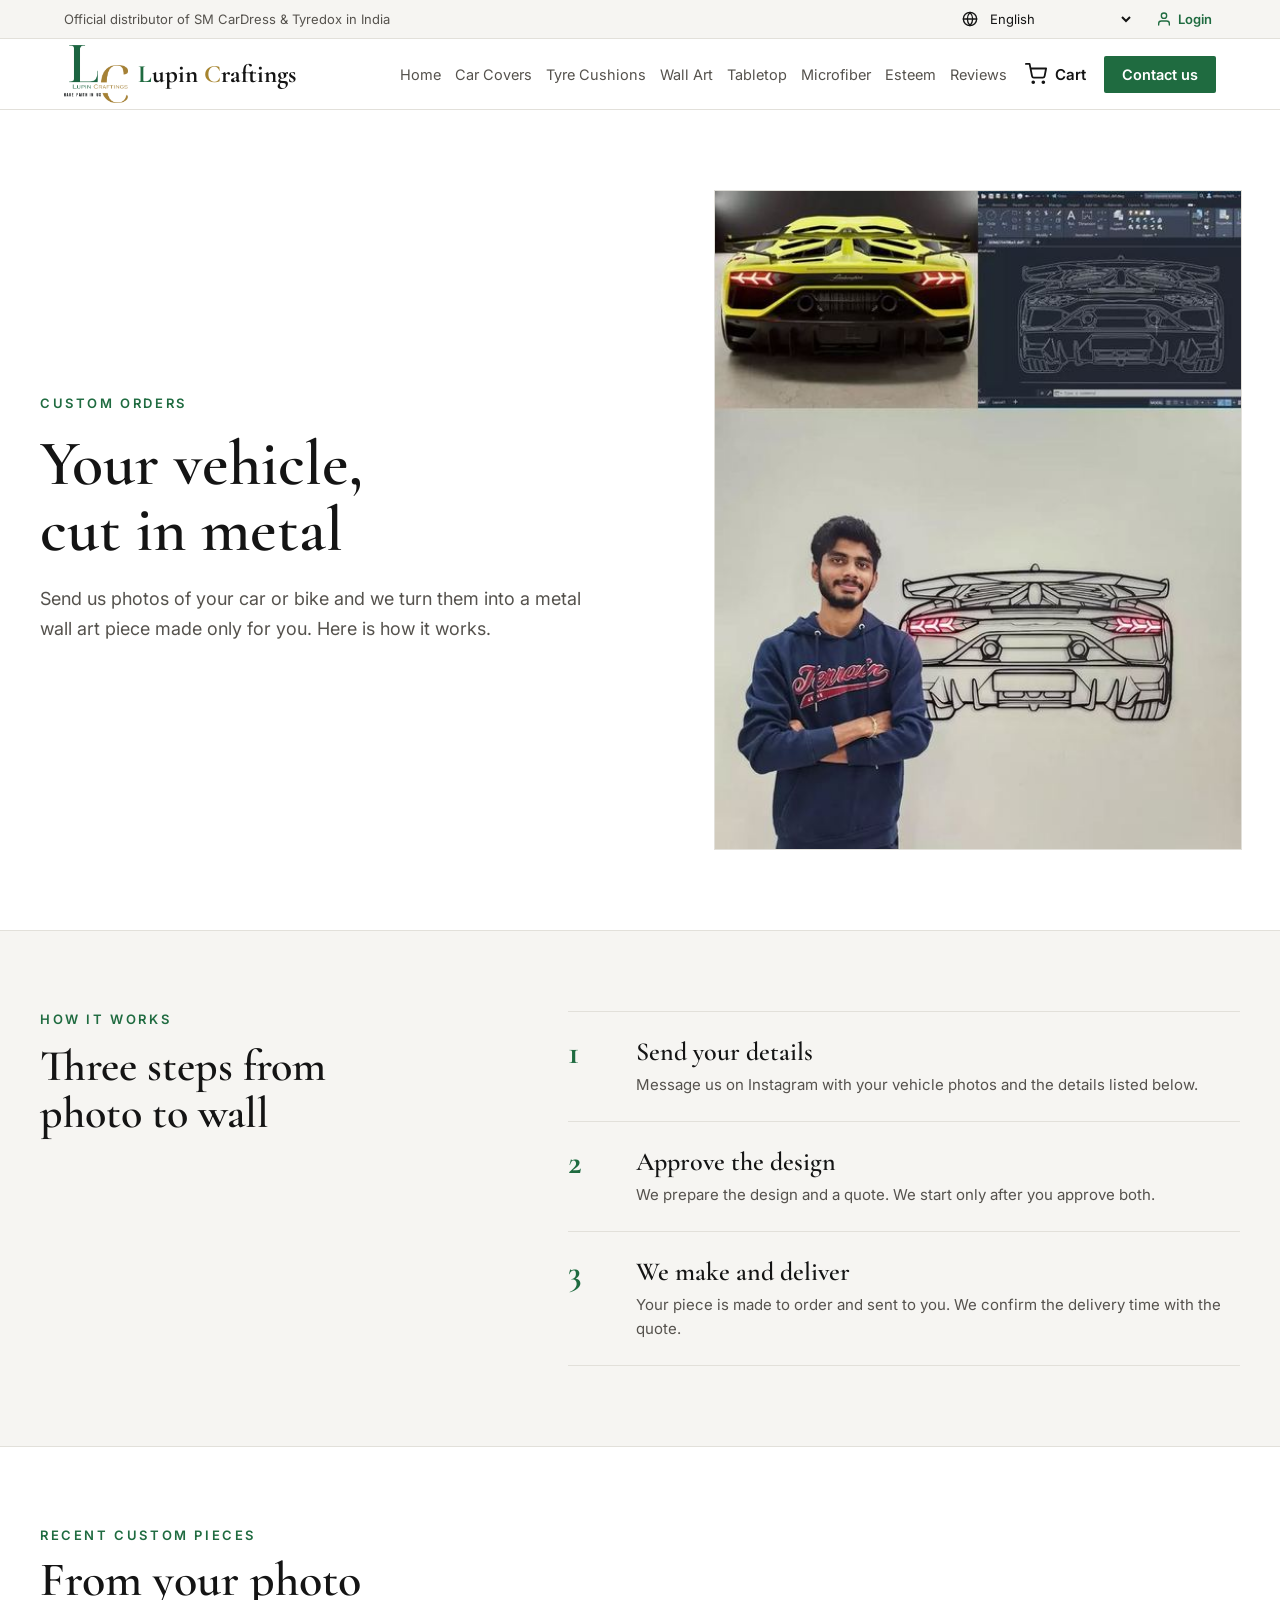
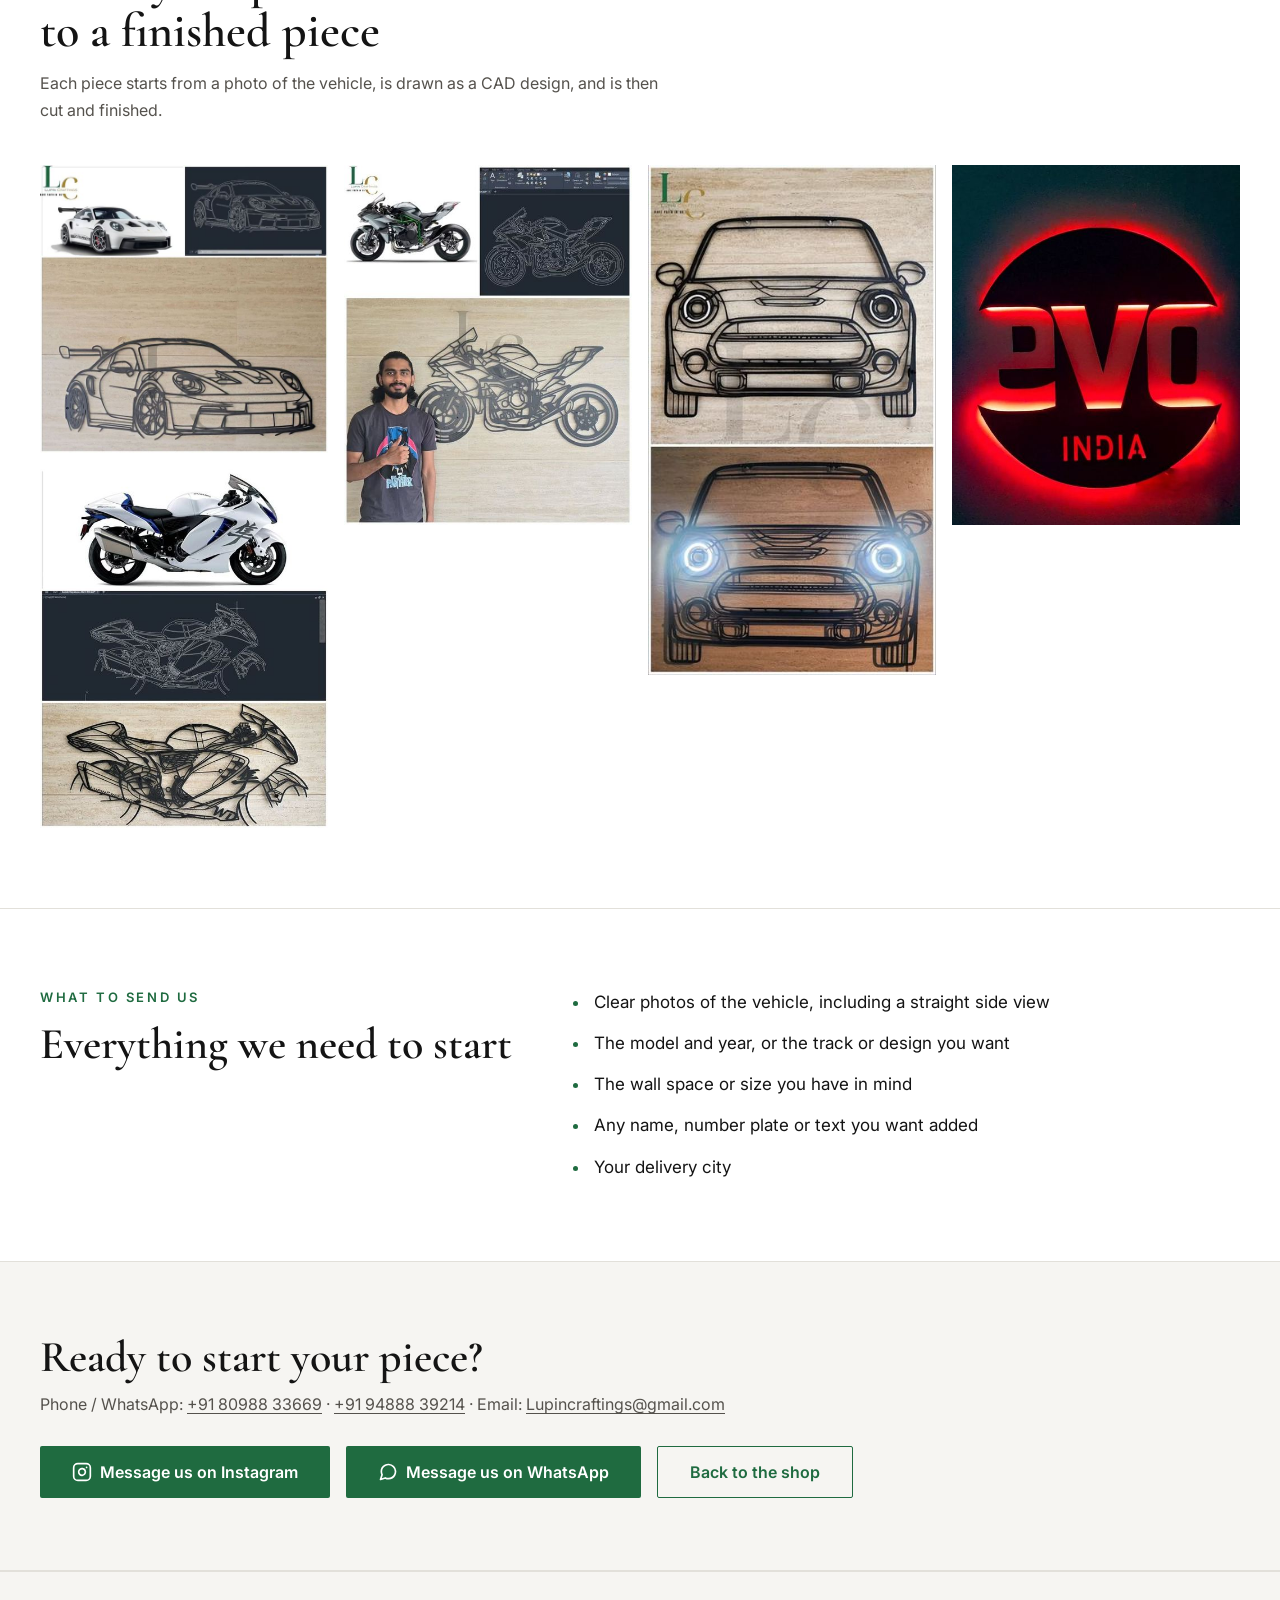
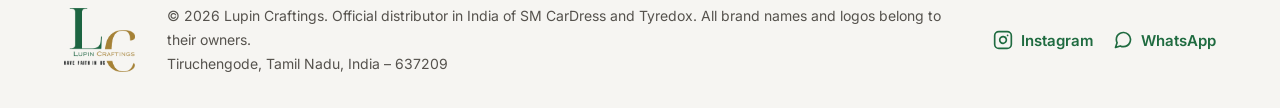
<file: custom-orders.html>
<!doctype html>
<html lang="en">
<head>
<meta charset="utf-8">
<meta name="viewport" content="width=device-width, initial-scale=1">
<title>Custom Orders | Lupin Craftings</title>
<meta name="description" content="How custom metal wall art orders work.">
<link rel="icon" href="images/lc-logo.png">
<link rel="preconnect" href="https://fonts.googleapis.com">
<link rel="preconnect" href="https://fonts.gstatic.com" crossorigin>
<link rel="stylesheet" href="https://fonts.googleapis.com/css2?family=Cormorant+Garamond:wght@500;600;700&family=Inter:wght@400;500;600&display=swap">
<link rel="stylesheet" href="css/style.css">
</head>
<body>
<div style="width:100%;background:#FFFFFF;color:#141414;font-family:'Inter',system-ui,sans-serif">

  <div id="site-header" data-active="custom"></div>

  <!-- INTRO -->
  <div style="border-bottom:1px solid #E2E0DA">
    <div style="max-width:1200px;margin:0 auto;padding:80px 24px;display:flex;flex-wrap:wrap;align-items:center;gap:48px">
      <div style="flex:1 1 440px;min-width:0;display:flex;flex-direction:column;gap:20px">
        <div style="font-size:13px;font-weight:600;letter-spacing:0.2em;text-transform:uppercase;color:#1F6B40">Custom orders</div>
        <h1 style="margin:0;font-family:'Cormorant Garamond',serif;font-weight:600;font-size:64px;line-height:1.04;text-wrap:balance">Your vehicle, cut in metal</h1>
        <p style="margin:0;font-size:18px;line-height:1.7;color:#55524D;max-width:560px">Send us photos of your car or bike and we turn them into a metal wall art piece made only for you. Here is how it works.</p>
      </div>
      <div style="flex:1 1 340px;min-width:0">
        <img src="images/wa-svj.jpg" alt="From photo to CAD drawing to finished metal wall art, Lamborghini Aventador SVJ" style="display:block;width:100%;height:auto;border:1px solid #E2E0DA">
      </div>
    </div>
  </div>

  <!-- HOW IT WORKS -->
  <div style="border-bottom:1px solid #E2E0DA;background:#F6F5F2">
    <div style="max-width:1200px;margin:0 auto;padding:80px 24px;display:flex;flex-wrap:wrap;gap:56px">
      <div style="flex:1 1 340px;min-width:0;display:flex;flex-direction:column;gap:16px">
        <div style="font-size:13px;font-weight:600;letter-spacing:0.2em;text-transform:uppercase;color:#1F6B40">How it works</div>
        <h2 style="margin:0;font-family:'Cormorant Garamond',serif;font-weight:600;font-size:44px;line-height:1.08;text-wrap:balance">Three steps from photo to wall</h2>
      </div>
      <div style="flex:1.6 1 460px;min-width:0;display:flex;flex-direction:column">
        <div style="display:flex;flex-wrap:wrap;gap:8px 28px;padding:24px 0;border-top:1px solid #E2E0DA">
          <div style="flex:0 0 40px;font-family:'Cormorant Garamond',serif;font-weight:700;font-size:34px;color:#1F6B40;line-height:1">1</div>
          <div style="flex:1 1 280px;min-width:0;display:flex;flex-direction:column;gap:6px">
            <h3 style="margin:0;font-family:'Cormorant Garamond',serif;font-weight:600;font-size:26px">Send your details</h3>
            <p style="margin:0;font-size:15px;line-height:1.6;color:#55524D">Message us on Instagram with your vehicle photos and the details listed below.</p>
          </div>
        </div>
        <div style="display:flex;flex-wrap:wrap;gap:8px 28px;padding:24px 0;border-top:1px solid #E2E0DA">
          <div style="flex:0 0 40px;font-family:'Cormorant Garamond',serif;font-weight:700;font-size:34px;color:#1F6B40;line-height:1">2</div>
          <div style="flex:1 1 280px;min-width:0;display:flex;flex-direction:column;gap:6px">
            <h3 style="margin:0;font-family:'Cormorant Garamond',serif;font-weight:600;font-size:26px">Approve the design</h3>
            <p style="margin:0;font-size:15px;line-height:1.6;color:#55524D">We prepare the design and a quote. We start only after you approve both.</p>
          </div>
        </div>
        <div style="display:flex;flex-wrap:wrap;gap:8px 28px;padding:24px 0;border-top:1px solid #E2E0DA;border-bottom:1px solid #E2E0DA">
          <div style="flex:0 0 40px;font-family:'Cormorant Garamond',serif;font-weight:700;font-size:34px;color:#1F6B40;line-height:1">3</div>
          <div style="flex:1 1 280px;min-width:0;display:flex;flex-direction:column;gap:6px">
            <h3 style="margin:0;font-family:'Cormorant Garamond',serif;font-weight:600;font-size:26px">We make and deliver</h3>
            <p style="margin:0;font-size:15px;line-height:1.6;color:#55524D">Your piece is made to order and sent to you. We confirm the delivery time with the quote.</p>
          </div>
        </div>
      </div>
    </div>
  </div>

  <!-- RECENT PIECES -->
  <div style="border-bottom:1px solid #E2E0DA">
    <div style="max-width:1200px;margin:0 auto;padding:80px 24px;display:flex;flex-direction:column;gap:40px">
      <div style="display:flex;flex-direction:column;gap:12px;max-width:640px">
        <div style="font-size:13px;font-weight:600;letter-spacing:0.2em;text-transform:uppercase;color:#1F6B40">Recent custom pieces</div>
        <h2 style="margin:0;font-family:'Cormorant Garamond',serif;font-weight:600;font-size:48px;line-height:1.08;text-wrap:balance">From your photo to a finished piece</h2>
        <p style="margin:0;font-size:16px;line-height:1.7;color:#55524D">Each piece starts from a photo of the vehicle, is drawn as a CAD design, and is then cut and finished.</p>
      </div>
      <div style="columns:240px;column-gap:16px"><figure style="margin:0 0 16px;break-inside:avoid"><img src="images/wa-gt3rs.jpg" alt="Porsche 911 GT3 RS: photo, CAD drawing and finished wall art" loading="lazy" style="display:block;width:100%;height:auto;background:#ECEBE7"></figure><figure style="margin:0 0 16px;break-inside:avoid"><img src="images/wa-hayabusa.jpg" alt="Suzuki Hayabusa: photo, CAD drawing and finished wall art" loading="lazy" style="display:block;width:100%;height:auto;background:#ECEBE7"></figure><figure style="margin:0 0 16px;break-inside:avoid"><img src="images/wa-h2.jpg" alt="Kawasaki Ninja H2: photo, CAD drawing and finished wall art" loading="lazy" style="display:block;width:100%;height:auto;background:#ECEBE7"></figure><figure style="margin:0 0 16px;break-inside:avoid"><img src="images/wa-mini.jpg" alt="MINI Cooper wall art, plain and with LED headlights" loading="lazy" style="display:block;width:100%;height:auto;background:#ECEBE7"></figure><figure style="margin:0 0 16px;break-inside:avoid"><img src="images/wa-evo.jpg" alt="Custom LED logo sign" loading="lazy" style="display:block;width:100%;height:auto;background:#ECEBE7"></figure></div>
    </div>
  </div>

  <!-- WHAT TO SEND -->
  <div style="border-bottom:1px solid #E2E0DA">
    <div style="max-width:1200px;margin:0 auto;padding:80px 24px;display:flex;flex-wrap:wrap;gap:56px">
      <div style="flex:1 1 340px;min-width:0;display:flex;flex-direction:column;gap:16px">
        <div style="font-size:13px;font-weight:600;letter-spacing:0.2em;text-transform:uppercase;color:#1F6B40">What to send us</div>
        <h2 style="margin:0;font-family:'Cormorant Garamond',serif;font-weight:600;font-size:44px;line-height:1.08;text-wrap:balance">Everything we need to start</h2>
      </div>
      <div style="flex:1.6 1 460px;min-width:0">
        <ul class="lc-bullets" style="margin:0;padding:0 0 0 22px;display:flex;flex-direction:column;gap:14px;font-size:17px;line-height:1.6">
          <li>Clear photos of the vehicle, including a straight side view</li>
          <li>The model and year, or the track or design you want</li>
          <li>The wall space or size you have in mind</li>
          <li>Any name, number plate or text you want added</li>
          <li>Your delivery city</li>
        </ul>
      </div>
    </div>
  </div>

  <!-- CTA -->
  <div style="background:#F6F5F2;border-bottom:1px solid #E2E0DA">
    <div style="max-width:1200px;margin:0 auto;padding:72px 24px;display:flex;flex-wrap:wrap;align-items:center;justify-content:space-between;gap:28px">
      <div style="flex:1 1 420px;min-width:0;display:flex;flex-direction:column;gap:10px">
        <h2 style="margin:0;font-family:'Cormorant Garamond',serif;font-weight:600;font-size:44px;line-height:1.08;text-wrap:balance">Ready to start your piece?</h2>
        <p style="margin:0;font-size:16px;line-height:1.7;color:#55524D"><span data-contact-line></span></p>
      </div>
      <div style="display:flex;flex-wrap:wrap;gap:16px">
        <a href="#" data-ig-dm style="padding:16px 32px;background:#1F6B40;color:#FFFFFF;font-weight:600;font-size:16px;border-radius:2px">Message us on Instagram</a>
        <a href="wall-art.html" class="btn-o" style="padding:15px 32px;border:1px solid #1F6B40;color:#1F6B40;font-weight:600;font-size:16px;border-radius:2px">Back to the shop</a>
      </div>
    </div>
  </div>

  <div id="site-footer"></div>

</div>
<script src="js/content.js"></script>
<script src="js/site.js"></script>
<script src="js/auth.js"></script>
</body>
</html>
</file>
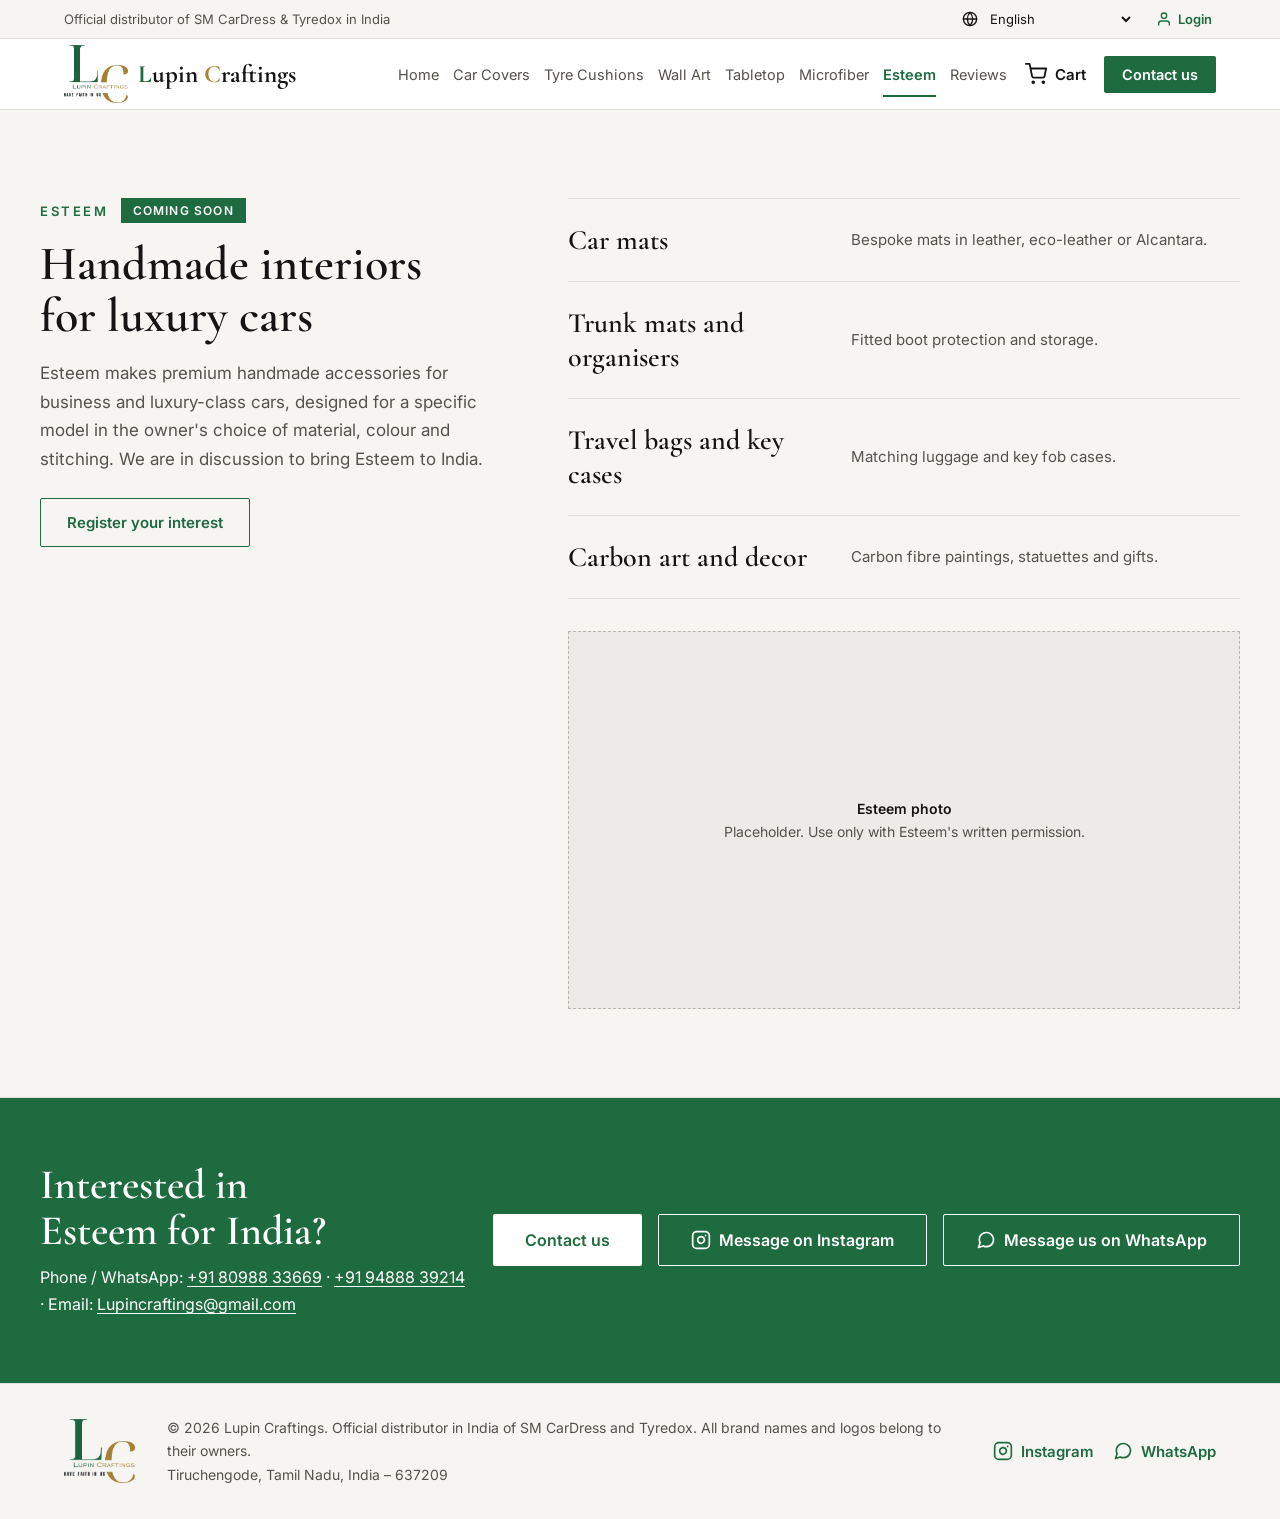
<file: esteem.html>
<!doctype html>
<html lang="en">
<head>
<meta charset="utf-8">
<meta name="viewport" content="width=device-width, initial-scale=1">
<title>Esteem | Lupin Craftings</title>
<meta name="description" content="Esteem handmade car interiors, coming soon to India.">
<link rel="icon" href="images/lc-logo.png">
<link rel="preconnect" href="https://fonts.googleapis.com">
<link rel="preconnect" href="https://fonts.gstatic.com" crossorigin>
<link rel="stylesheet" href="https://fonts.googleapis.com/css2?family=Cormorant+Garamond:wght@500;600;700&family=Inter:wght@400;500;600&display=swap">
<link rel="stylesheet" href="css/style.css">
</head>
<body>
<div style="width:100%;background:#FFFFFF;color:#141414;font-family:'Inter',system-ui,sans-serif">

  <div id="site-header" data-active="esteem"></div>

  <!-- ESTEEM -->
  <div id="esteem" style="border-bottom:1px solid #E2E0DA;background:#F6F5F2">
    <div style="max-width:1200px;margin:0 auto;padding:88px 24px;display:flex;flex-wrap:wrap;gap:56px">
      <div style="flex:1 1 340px;min-width:0;display:flex;flex-direction:column;gap:16px">
        <div style="display:flex;flex-wrap:wrap;align-items:center;gap:12px">
          <div style="font-size:13px;font-weight:600;letter-spacing:0.2em;text-transform:uppercase;color:#1F6B40">Esteem</div>
          <div style="padding:5px 12px;background:#1F6B40;color:#FFFFFF;font-size:12px;font-weight:600;letter-spacing:0.1em;text-transform:uppercase">Coming soon</div>
        </div>
        <h1 style="margin:0;font-family:'Cormorant Garamond',serif;font-weight:600;font-size:48px;line-height:1.08;text-wrap:balance">Handmade interiors for luxury cars</h1>
        <p style="margin:0;font-size:17px;line-height:1.7;color:#55524D">Esteem makes premium handmade accessories for business and luxury-class cars, designed for a specific model in the owner's choice of material, colour and stitching. We are in discussion to bring Esteem to India.</p>
        <div style="padding-top:8px">
          <a href="contact.html" class="btn-o" style="display:inline-block;padding:14px 26px;border:1px solid #1F6B40;color:#1F6B40;font-weight:600;font-size:15px;border-radius:2px">Register your interest</a>
        </div>
      </div>
      <div style="flex:1.6 1 460px;min-width:0;display:flex;flex-direction:column;gap:32px">
        <div style="display:flex;flex-direction:column">
          <div style="display:flex;flex-wrap:wrap;align-items:center;gap:12px 28px;padding:24px 0;border-top:1px solid #E2E0DA">
            <h3 style="margin:0;flex:1 1 180px;min-width:0;font-family:'Cormorant Garamond',serif;font-weight:600;font-size:28px">Car mats</h3>
            <p style="margin:0;flex:2 1 240px;min-width:0;font-size:15px;line-height:1.6;color:#55524D">Bespoke mats in leather, eco-leather or Alcantara.</p>
          </div>
          <div style="display:flex;flex-wrap:wrap;align-items:center;gap:12px 28px;padding:24px 0;border-top:1px solid #E2E0DA">
            <h3 style="margin:0;flex:1 1 180px;min-width:0;font-family:'Cormorant Garamond',serif;font-weight:600;font-size:28px">Trunk mats and organisers</h3>
            <p style="margin:0;flex:2 1 240px;min-width:0;font-size:15px;line-height:1.6;color:#55524D">Fitted boot protection and storage.</p>
          </div>
          <div style="display:flex;flex-wrap:wrap;align-items:center;gap:12px 28px;padding:24px 0;border-top:1px solid #E2E0DA">
            <h3 style="margin:0;flex:1 1 180px;min-width:0;font-family:'Cormorant Garamond',serif;font-weight:600;font-size:28px">Travel bags and key cases</h3>
            <p style="margin:0;flex:2 1 240px;min-width:0;font-size:15px;line-height:1.6;color:#55524D">Matching luggage and key fob cases.</p>
          </div>
          <div style="display:flex;flex-wrap:wrap;align-items:center;gap:12px 28px;padding:24px 0;border-top:1px solid #E2E0DA;border-bottom:1px solid #E2E0DA">
            <h3 style="margin:0;flex:1 1 180px;min-width:0;font-family:'Cormorant Garamond',serif;font-weight:600;font-size:28px">Carbon art and decor</h3>
            <p style="margin:0;flex:2 1 240px;min-width:0;font-size:15px;line-height:1.6;color:#55524D">Carbon fibre paintings, statuettes and gifts.</p>
          </div>
        </div>
        <div style="aspect-ratio:16/9;max-width:100%;background:#ECEBE7;border:1px dashed #B9B5AC;display:flex;flex-direction:column;align-items:center;justify-content:center;gap:6px;text-align:center;padding:16px;box-sizing:border-box;font-size:14px;color:#55524D">
          <strong style="font-weight:600;color:#141414">Esteem photo</strong>
          <span>Placeholder. Use only with Esteem's written permission.</span>
        </div>
      </div>
    </div>
  </div>

  <!-- ENQUIRE -->
  <div style="background:#1F6B40;color:#FFFFFF">
    <div style="max-width:1200px;margin:0 auto;padding:64px 24px;display:flex;flex-wrap:wrap;align-items:center;justify-content:space-between;gap:28px">
      <div style="flex:1 1 420px;min-width:0;display:flex;flex-direction:column;gap:10px">
        <h2 style="margin:0;font-family:'Cormorant Garamond',serif;font-weight:600;font-size:42px;line-height:1.1;text-wrap:balance">Interested in Esteem for India?</h2>
        <p style="margin:0;font-size:16px;line-height:1.7"><span data-contact-line></span></p>
      </div>
      <div style="display:flex;flex-wrap:wrap;gap:16px">
        <a href="contact.html" style="padding:16px 32px;background:#FFFFFF;color:#1F6B40;font-weight:600;font-size:16px;border-radius:2px">Contact us</a>
        <a href="#" data-ig-dm style="padding:15px 32px;border:1px solid #FFFFFF;color:#FFFFFF;font-weight:600;font-size:16px;border-radius:2px">Message on Instagram</a>
      </div>
    </div>
  </div>

  <div id="site-footer"></div>

</div>
<script src="js/content.js"></script>
<script src="js/site.js"></script>
<script src="js/auth.js"></script>
</body>
</html>
</file>
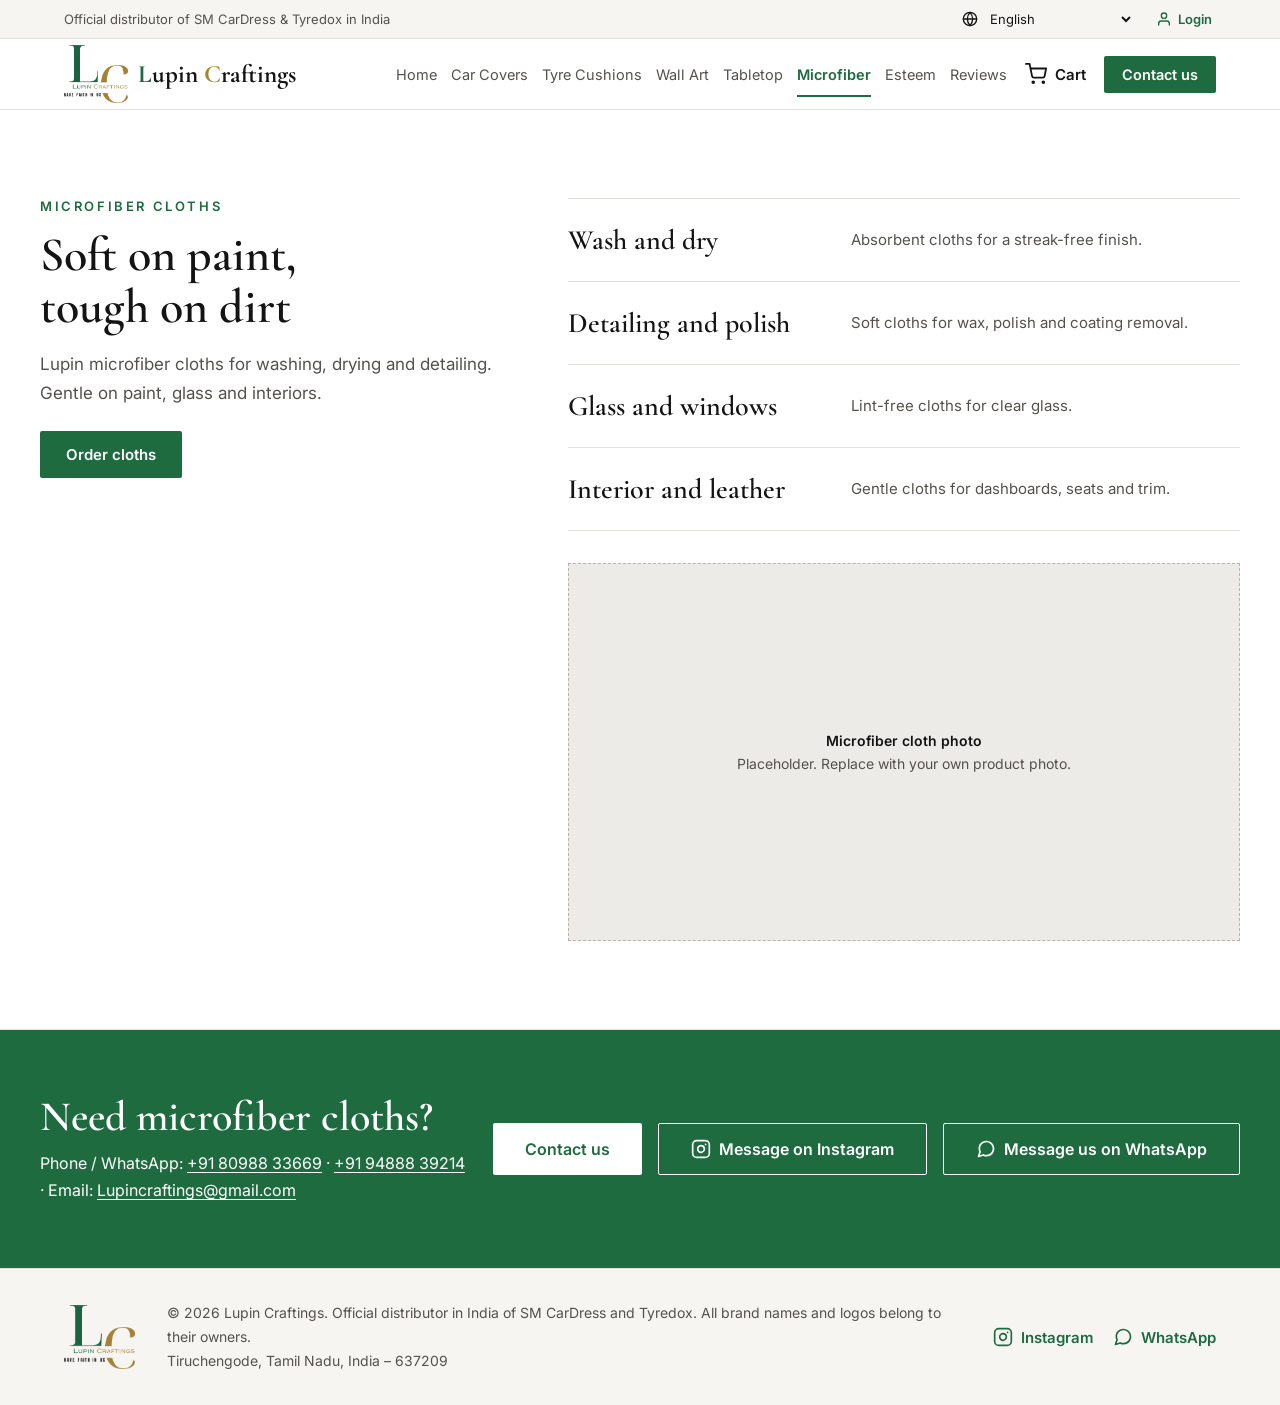
<file: microfiber.html>
<!doctype html>
<html lang="en">
<head>
<meta charset="utf-8">
<meta name="viewport" content="width=device-width, initial-scale=1">
<title>Microfiber Cloths | Lupin Craftings</title>
<meta name="description" content="Microfiber cloths for washing, drying and detailing.">
<link rel="icon" href="images/lc-logo.png">
<link rel="preconnect" href="https://fonts.googleapis.com">
<link rel="preconnect" href="https://fonts.gstatic.com" crossorigin>
<link rel="stylesheet" href="https://fonts.googleapis.com/css2?family=Cormorant+Garamond:wght@500;600;700&family=Inter:wght@400;500;600&display=swap">
<link rel="stylesheet" href="css/style.css">
</head>
<body>
<div style="width:100%;background:#FFFFFF;color:#141414;font-family:'Inter',system-ui,sans-serif">

  <div id="site-header" data-active="microfiber"></div>

  <!-- MICROFIBER -->
  <div id="microfiber" style="border-bottom:1px solid #E2E0DA">
    <div style="max-width:1200px;margin:0 auto;padding:88px 24px;display:flex;flex-wrap:wrap;gap:56px">
      <div style="flex:1 1 340px;min-width:0;display:flex;flex-direction:column;gap:16px">
        <div style="font-size:13px;font-weight:600;letter-spacing:0.2em;text-transform:uppercase;color:#1F6B40">Microfiber cloths</div>
        <h1 style="margin:0;font-family:'Cormorant Garamond',serif;font-weight:600;font-size:48px;line-height:1.08;text-wrap:balance">Soft on paint, tough on dirt</h1>
        <p style="margin:0;font-size:17px;line-height:1.7;color:#55524D">Lupin microfiber cloths for washing, drying and detailing. Gentle on paint, glass and interiors.</p>
        <div style="padding-top:8px">
          <a href="contact.html" style="display:inline-block;padding:14px 26px;background:#1F6B40;color:#FFFFFF;font-weight:600;font-size:15px;border-radius:2px">Order cloths</a>
        </div>
      </div>
      <div style="flex:1.6 1 460px;min-width:0;display:flex;flex-direction:column;gap:32px">
        <div style="display:flex;flex-direction:column">
          <div style="display:flex;flex-wrap:wrap;align-items:center;gap:12px 28px;padding:24px 0;border-top:1px solid #E2E0DA">
            <h3 style="margin:0;flex:1 1 180px;min-width:0;font-family:'Cormorant Garamond',serif;font-weight:600;font-size:28px">Wash and dry</h3>
            <p style="margin:0;flex:2 1 240px;min-width:0;font-size:15px;line-height:1.6;color:#55524D">Absorbent cloths for a streak-free finish.</p>
          </div>
          <div style="display:flex;flex-wrap:wrap;align-items:center;gap:12px 28px;padding:24px 0;border-top:1px solid #E2E0DA">
            <h3 style="margin:0;flex:1 1 180px;min-width:0;font-family:'Cormorant Garamond',serif;font-weight:600;font-size:28px">Detailing and polish</h3>
            <p style="margin:0;flex:2 1 240px;min-width:0;font-size:15px;line-height:1.6;color:#55524D">Soft cloths for wax, polish and coating removal.</p>
          </div>
          <div style="display:flex;flex-wrap:wrap;align-items:center;gap:12px 28px;padding:24px 0;border-top:1px solid #E2E0DA">
            <h3 style="margin:0;flex:1 1 180px;min-width:0;font-family:'Cormorant Garamond',serif;font-weight:600;font-size:28px">Glass and windows</h3>
            <p style="margin:0;flex:2 1 240px;min-width:0;font-size:15px;line-height:1.6;color:#55524D">Lint-free cloths for clear glass.</p>
          </div>
          <div style="display:flex;flex-wrap:wrap;align-items:center;gap:12px 28px;padding:24px 0;border-top:1px solid #E2E0DA;border-bottom:1px solid #E2E0DA">
            <h3 style="margin:0;flex:1 1 180px;min-width:0;font-family:'Cormorant Garamond',serif;font-weight:600;font-size:28px">Interior and leather</h3>
            <p style="margin:0;flex:2 1 240px;min-width:0;font-size:15px;line-height:1.6;color:#55524D">Gentle cloths for dashboards, seats and trim.</p>
          </div>
        </div>
        <div style="aspect-ratio:16/9;max-width:100%;background:#ECEBE7;border:1px dashed #B9B5AC;display:flex;flex-direction:column;align-items:center;justify-content:center;gap:6px;text-align:center;padding:16px;box-sizing:border-box;font-size:14px;color:#55524D">
          <strong style="font-weight:600;color:#141414">Microfiber cloth photo</strong>
          <span>Placeholder. Replace with your own product photo.</span>
        </div>
      </div>
    </div>
  </div>

  <!-- ENQUIRE -->
  <div style="background:#1F6B40;color:#FFFFFF">
    <div style="max-width:1200px;margin:0 auto;padding:64px 24px;display:flex;flex-wrap:wrap;align-items:center;justify-content:space-between;gap:28px">
      <div style="flex:1 1 420px;min-width:0;display:flex;flex-direction:column;gap:10px">
        <h2 style="margin:0;font-family:'Cormorant Garamond',serif;font-weight:600;font-size:42px;line-height:1.1;text-wrap:balance">Need microfiber cloths?</h2>
        <p style="margin:0;font-size:16px;line-height:1.7"><span data-contact-line></span></p>
      </div>
      <div style="display:flex;flex-wrap:wrap;gap:16px">
        <a href="contact.html" style="padding:16px 32px;background:#FFFFFF;color:#1F6B40;font-weight:600;font-size:16px;border-radius:2px">Contact us</a>
        <a href="#" data-ig-dm style="padding:15px 32px;border:1px solid #FFFFFF;color:#FFFFFF;font-weight:600;font-size:16px;border-radius:2px">Message on Instagram</a>
      </div>
    </div>
  </div>

  <div id="site-footer"></div>

</div>
<script src="js/content.js"></script>
<script src="js/site.js"></script>
<script src="js/auth.js"></script>
</body>
</html>
</file>
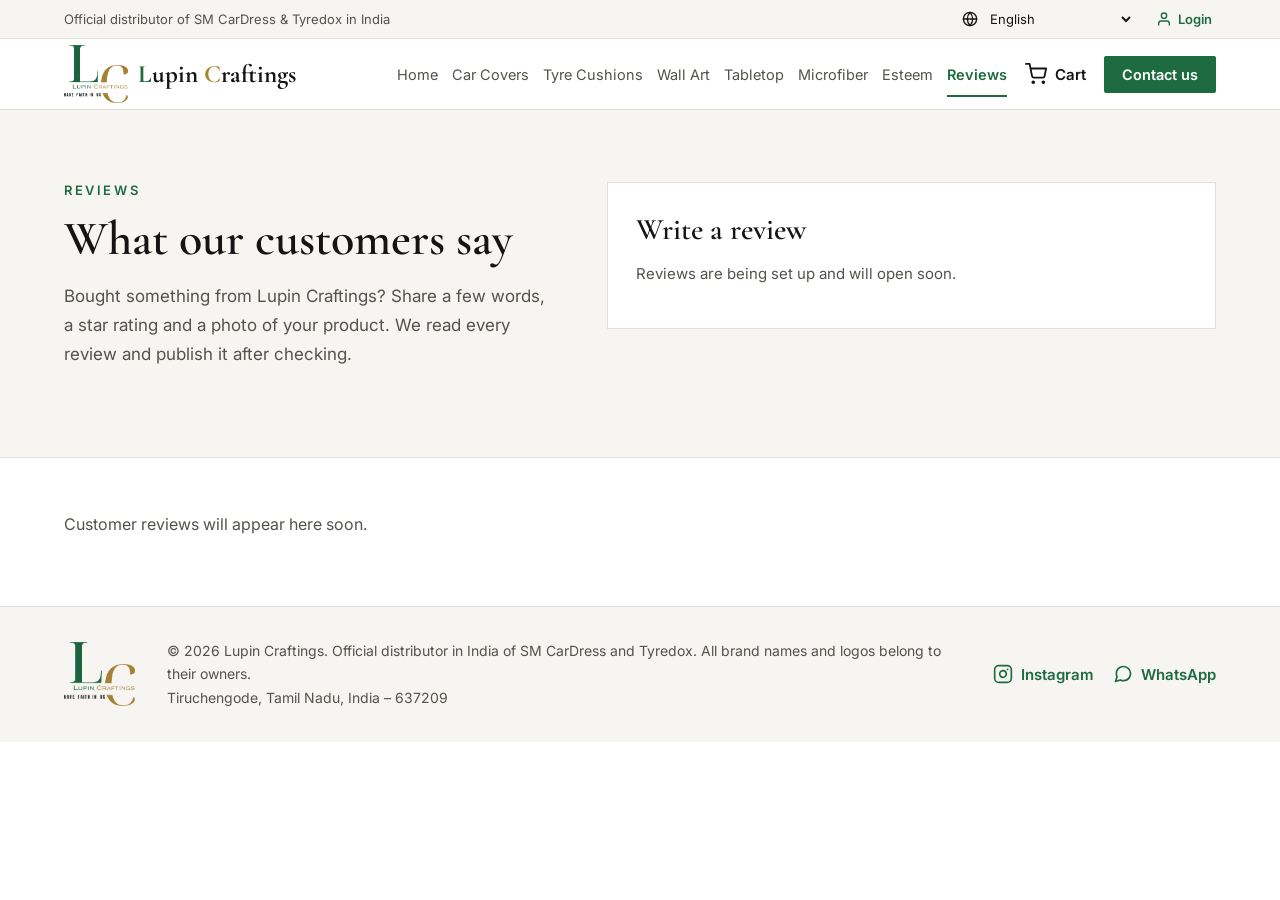
<file: reviews.html>
<!doctype html>
<html lang="en">
<head>
<meta charset="utf-8">
<meta name="viewport" content="width=device-width, initial-scale=1">
<title>Customer Reviews | Lupin Craftings</title>
<meta name="description" content="Reviews and photos from Lupin Craftings customers.">
<link rel="icon" href="images/lc-logo.png">
<link rel="preconnect" href="https://fonts.googleapis.com">
<link rel="preconnect" href="https://fonts.gstatic.com" crossorigin>
<link rel="stylesheet" href="https://fonts.googleapis.com/css2?family=Cormorant+Garamond:wght@500;600;700&family=Inter:wght@400;500;600&display=swap">
<link rel="stylesheet" href="css/style.css">
</head>
<body>
<div style="width:100%;background:#FFFFFF;color:#141414;font-family:'Inter',system-ui,sans-serif">

  <div id="site-header" data-active="reviews"></div>

  <div style="background:#F6F5F2;border-bottom:1px solid #E2E0DA">
    <div class="lc-wrap" style="padding-top:72px;padding-bottom:72px;display:flex;flex-wrap:wrap;gap:48px;align-items:flex-start">
      <div style="flex:1 1 320px;min-width:0;display:flex;flex-direction:column;gap:16px">
        <div style="font-size:13px;font-weight:600;letter-spacing:0.2em;text-transform:uppercase;color:#1F6B40">Reviews</div>
        <h1 style="margin:0;font-family:'Cormorant Garamond',serif;font-weight:600;font-size:48px;line-height:1.08;text-wrap:balance">What our customers say</h1>
        <p style="margin:0;font-size:17px;line-height:1.7;color:#55524D">Bought something from Lupin Craftings? Share a few words, a star rating and a photo of your product. We read every review and publish it after checking.</p>
        <div id="rv-summary" style="font-size:16px;color:#141414"></div>
      </div>
      <div id="rv-form-wrap" style="flex:1.2 1 400px;min-width:0;background:#FFFFFF;border:1px solid #E2E0DA;padding:28px;box-sizing:border-box"></div>
    </div>
  </div>

  <div class="lc-wrap" style="padding-top:56px;padding-bottom:72px">
    <div id="rv-list" class="rv-list" aria-live="polite"></div>
  </div>

  <div id="site-footer"></div>

</div>
<script src="js/content.js"></script>
<script src="js/site.js"></script>
<script src="js/auth.js"></script>
<script src="js/reviews.js"></script>
</body>
</html>
</file>
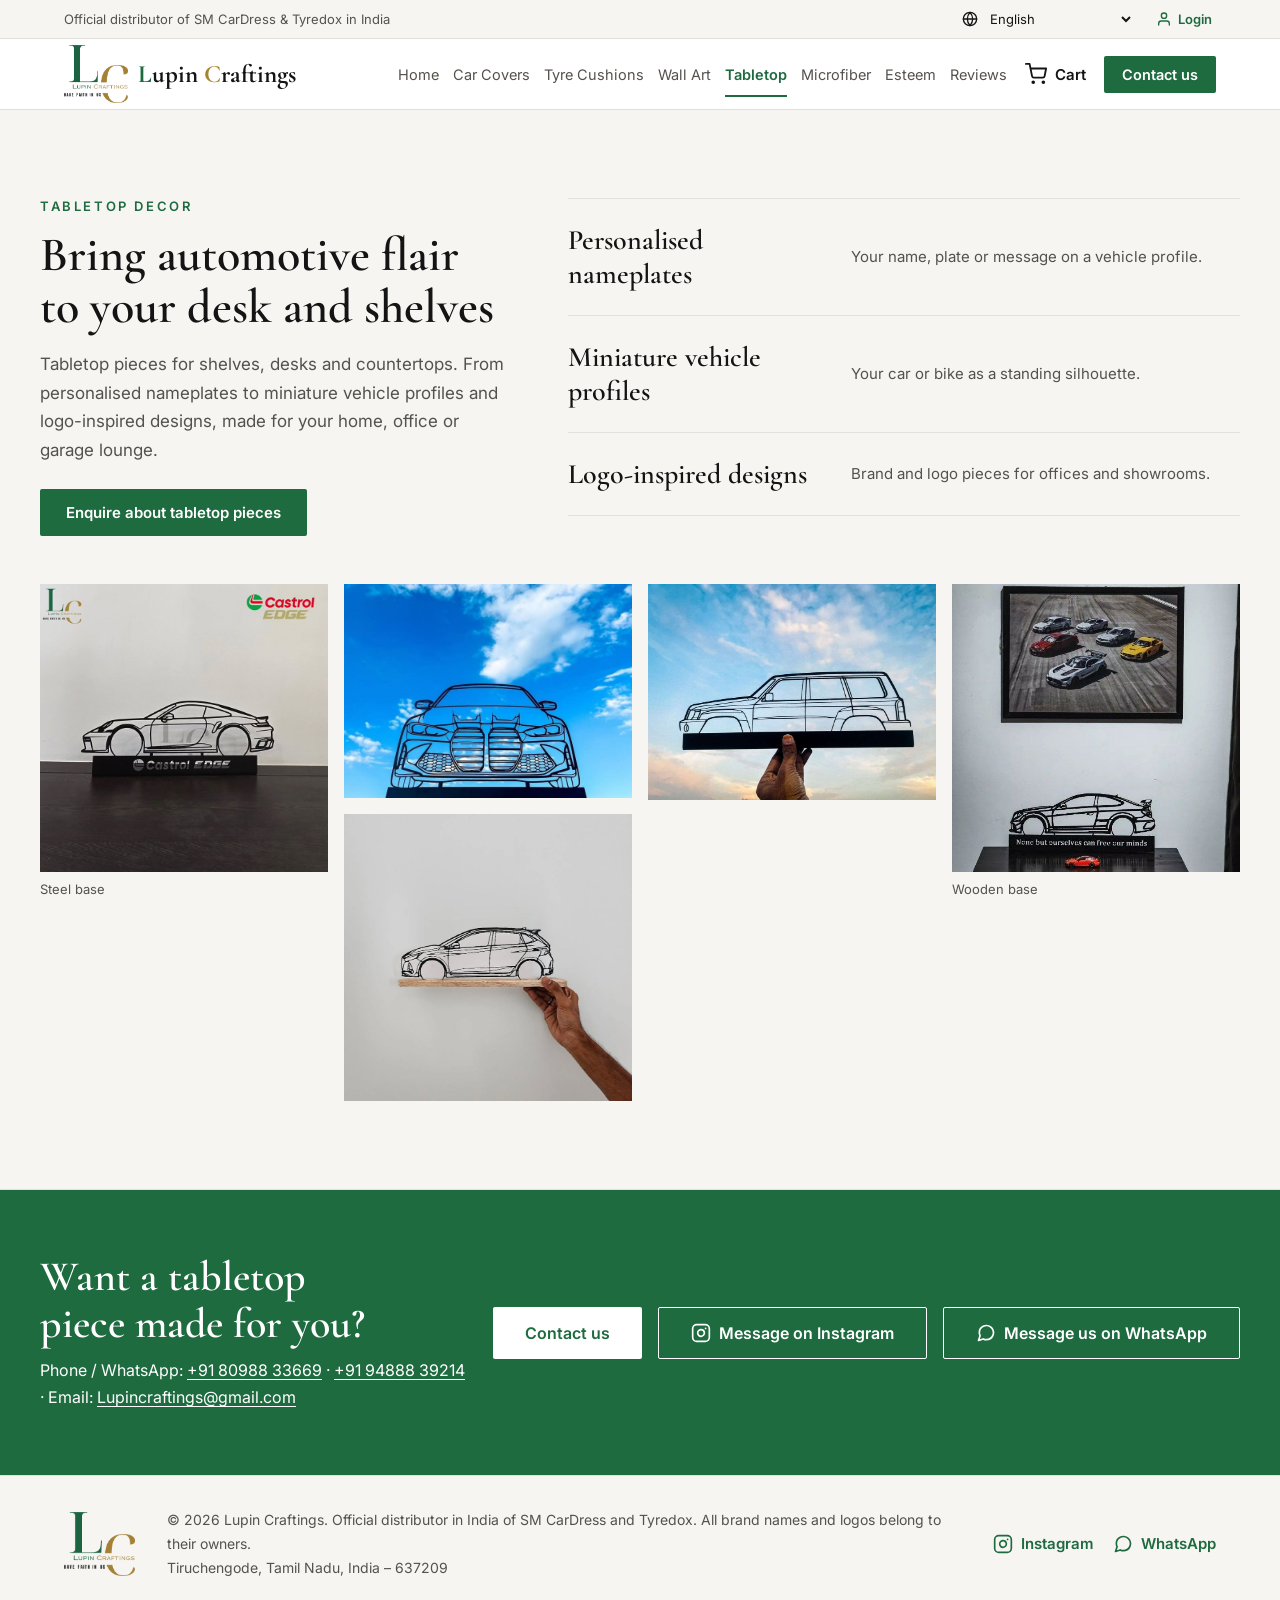
<file: tabletop.html>
<!doctype html>
<html lang="en">
<head>
<meta charset="utf-8">
<meta name="viewport" content="width=device-width, initial-scale=1">
<title>Tabletop Decor | Lupin Craftings</title>
<meta name="description" content="Personalised tabletop pieces, nameplates and miniature vehicle profiles.">
<link rel="icon" href="images/lc-logo.png">
<link rel="preconnect" href="https://fonts.googleapis.com">
<link rel="preconnect" href="https://fonts.gstatic.com" crossorigin>
<link rel="stylesheet" href="https://fonts.googleapis.com/css2?family=Cormorant+Garamond:wght@500;600;700&family=Inter:wght@400;500;600&display=swap">
<link rel="stylesheet" href="css/style.css">
</head>
<body>
<div style="width:100%;background:#FFFFFF;color:#141414;font-family:'Inter',system-ui,sans-serif">

  <div id="site-header" data-active="tabletop"></div>

  <!-- TABLETOP -->
  <div id="tabletop" style="border-bottom:1px solid #E2E0DA;background:#F6F5F2">
    <div style="max-width:1200px;margin:0 auto;padding:88px 24px;display:flex;flex-direction:column;gap:48px">
<div style="display:flex;flex-wrap:wrap;gap:56px"><div style="flex:1 1 340px;min-width:0;display:flex;flex-direction:column;gap:16px"><div style="font-size:13px;font-weight:600;letter-spacing:0.2em;text-transform:uppercase;color:#1F6B40">Tabletop decor</div><h1 style="margin:0;font-family:'Cormorant Garamond',serif;font-weight:600;font-size:48px;line-height:1.08;text-wrap:balance">Bring automotive flair to your desk and shelves</h1><p style="margin:0;font-size:17px;line-height:1.7;color:#55524D">Tabletop pieces for shelves, desks and countertops. From personalised nameplates to miniature vehicle profiles and logo-inspired designs, made for your home, office or garage lounge.</p><div style="padding-top:8px"><a href="contact.html" style="display:inline-block;padding:14px 26px;background:#1F6B40;color:#FFFFFF;font-weight:600;font-size:15px;border-radius:2px">Enquire about tabletop pieces</a></div></div><div style="flex:1.6 1 460px;min-width:0;display:flex;flex-direction:column"><div style="display:flex;flex-wrap:wrap;align-items:center;gap:12px 28px;padding:24px 0;border-top:1px solid #E2E0DA"><h3 style="margin:0;flex:1 1 180px;min-width:0;font-family:'Cormorant Garamond',serif;font-weight:600;font-size:28px">Personalised nameplates</h3><p style="margin:0;flex:2 1 240px;min-width:0;font-size:15px;line-height:1.6;color:#55524D">Your name, plate or message on a vehicle profile.</p></div><div style="display:flex;flex-wrap:wrap;align-items:center;gap:12px 28px;padding:24px 0;border-top:1px solid #E2E0DA"><h3 style="margin:0;flex:1 1 180px;min-width:0;font-family:'Cormorant Garamond',serif;font-weight:600;font-size:28px">Miniature vehicle profiles</h3><p style="margin:0;flex:2 1 240px;min-width:0;font-size:15px;line-height:1.6;color:#55524D">Your car or bike as a standing silhouette.</p></div><div style="display:flex;flex-wrap:wrap;align-items:center;gap:12px 28px;padding:24px 0;border-top:1px solid #E2E0DA;border-bottom:1px solid #E2E0DA"><h3 style="margin:0;flex:1 1 180px;min-width:0;font-family:'Cormorant Garamond',serif;font-weight:600;font-size:28px">Logo-inspired designs</h3><p style="margin:0;flex:2 1 240px;min-width:0;font-size:15px;line-height:1.6;color:#55524D">Brand and logo pieces for offices and showrooms.</p></div></div></div><div style="columns:260px;column-gap:16px"><figure style="margin:0 0 16px;break-inside:avoid"><img src="images/tt-castrol.jpg" alt="Porsche tabletop silhouette on a steel base" loading="lazy" style="display:block;width:100%;height:auto;background:#ECEBE7"><figcaption style="padding-top:8px;font-size:13px;line-height:1.4;color:#55524D">Steel base</figcaption></figure><figure style="margin:0 0 16px;break-inside:avoid"><img src="images/tt-m4.jpg" alt="BMW M4 front tabletop silhouette against a blue sky" loading="lazy" style="display:block;width:100%;height:auto;background:#ECEBE7"></figure><figure style="margin:0 0 16px;break-inside:avoid"><img src="images/tt-i20.jpg" alt="Hatchback tabletop silhouette on a wooden base" loading="lazy" style="display:block;width:100%;height:auto;background:#ECEBE7"></figure><figure style="margin:0 0 16px;break-inside:avoid"><img src="images/tt-patrol.jpg" alt="Nissan Patrol SUV tabletop silhouette held up against the sky" loading="lazy" style="display:block;width:100%;height:auto;background:#ECEBE7"></figure><figure style="margin:0 0 16px;break-inside:avoid"><img src="images/tt-frame.jpg" alt="Coupe tabletop piece below a framed print of sports cars" loading="lazy" style="display:block;width:100%;height:auto;background:#ECEBE7"><figcaption style="padding-top:8px;font-size:13px;line-height:1.4;color:#55524D">Wooden base</figcaption></figure></div>
    </div>
  </div>

  <!-- ENQUIRE -->
  <div style="background:#1F6B40;color:#FFFFFF">
    <div style="max-width:1200px;margin:0 auto;padding:64px 24px;display:flex;flex-wrap:wrap;align-items:center;justify-content:space-between;gap:28px">
      <div style="flex:1 1 420px;min-width:0;display:flex;flex-direction:column;gap:10px">
        <h2 style="margin:0;font-family:'Cormorant Garamond',serif;font-weight:600;font-size:42px;line-height:1.1;text-wrap:balance">Want a tabletop piece made for you?</h2>
        <p style="margin:0;font-size:16px;line-height:1.7"><span data-contact-line></span></p>
      </div>
      <div style="display:flex;flex-wrap:wrap;gap:16px">
        <a href="contact.html" style="padding:16px 32px;background:#FFFFFF;color:#1F6B40;font-weight:600;font-size:16px;border-radius:2px">Contact us</a>
        <a href="#" data-ig-dm style="padding:15px 32px;border:1px solid #FFFFFF;color:#FFFFFF;font-weight:600;font-size:16px;border-radius:2px">Message on Instagram</a>
      </div>
    </div>
  </div>

  <div id="site-footer"></div>

</div>
<script src="js/content.js"></script>
<script src="js/site.js"></script>
<script src="js/auth.js"></script>
</body>
</html>
</file>
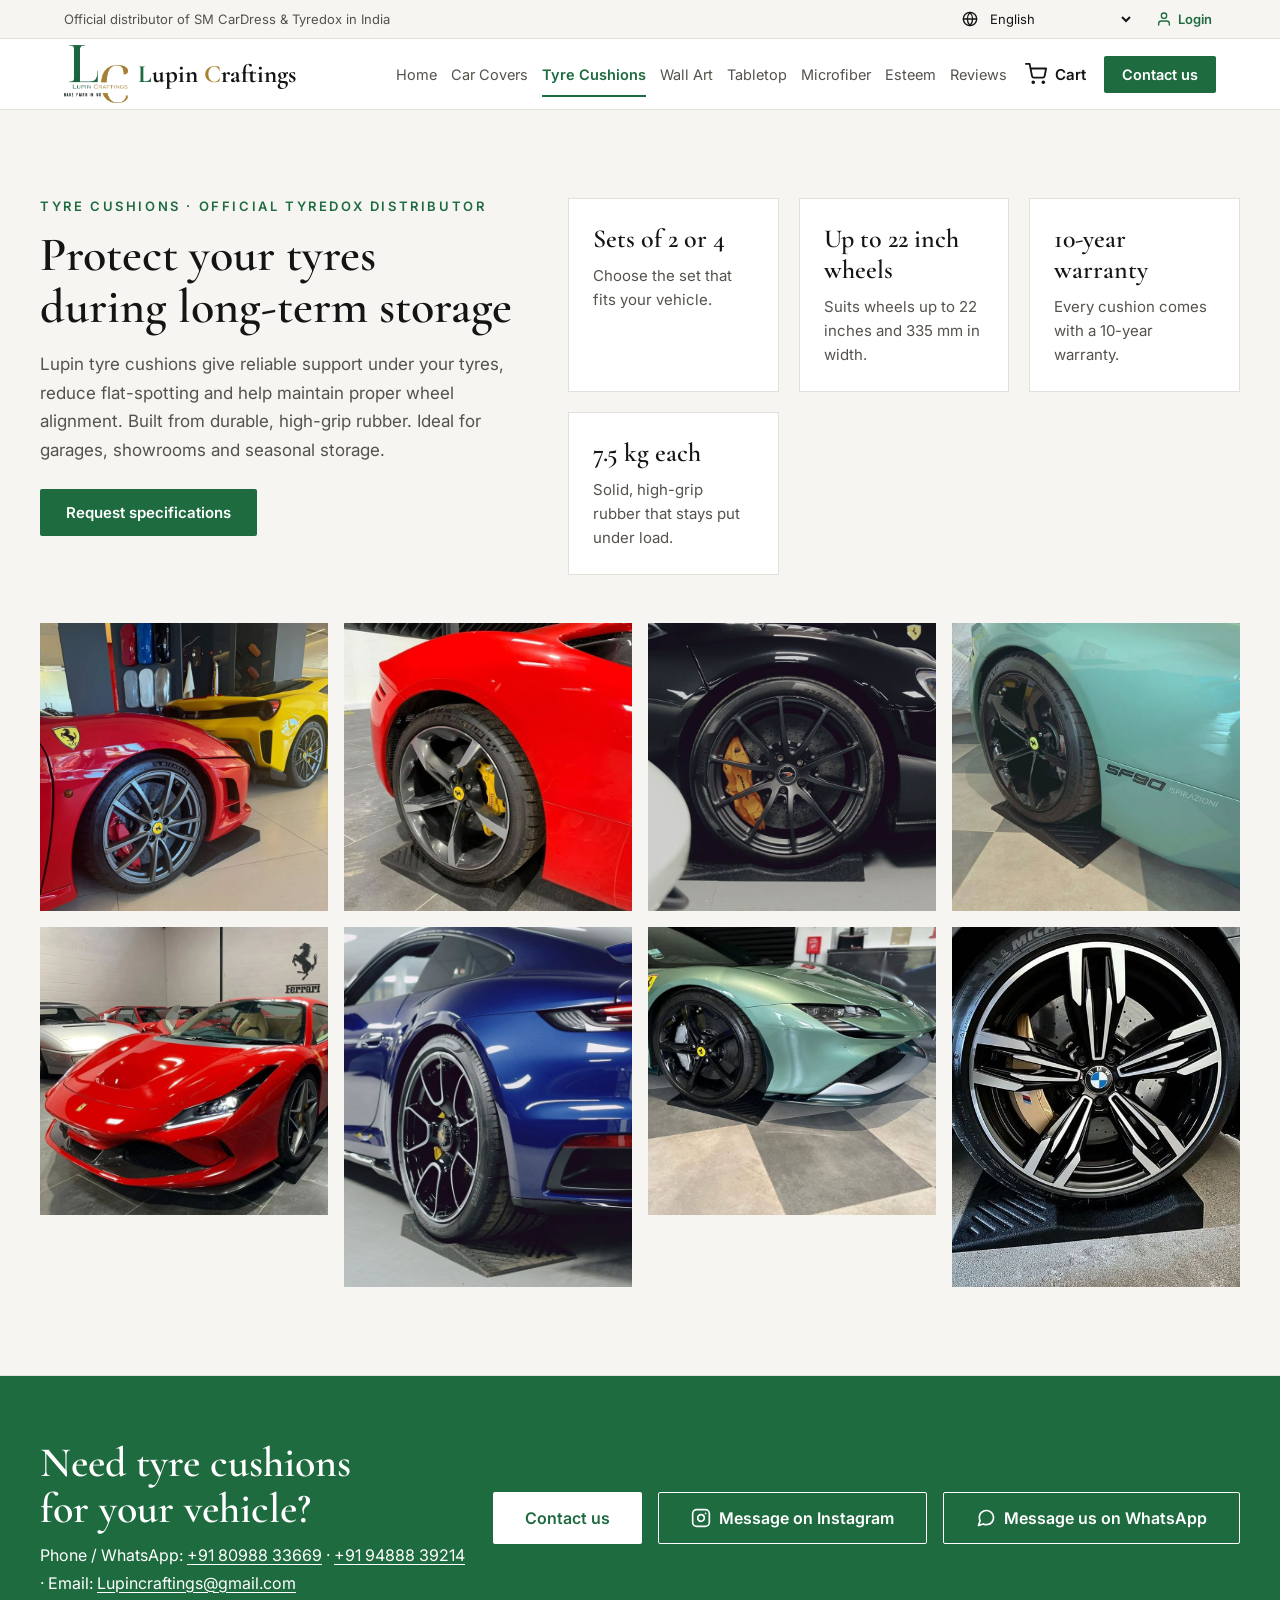
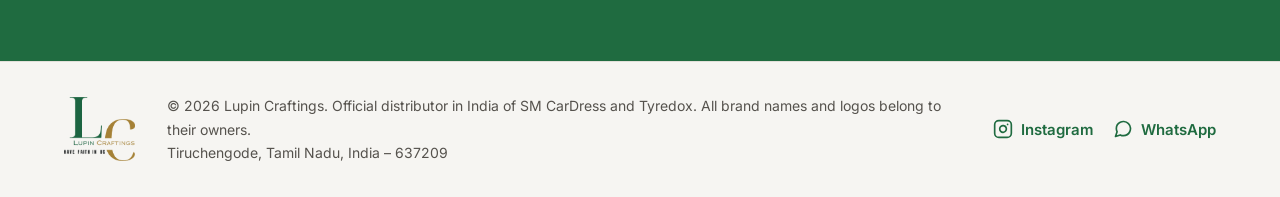
<file: tyre-cushions.html>
<!doctype html>
<html lang="en">
<head>
<meta charset="utf-8">
<meta name="viewport" content="width=device-width, initial-scale=1">
<title>Tyre Cushions | Lupin Craftings</title>
<meta name="description" content="Tyredox tyre cushions for long-term storage. Official Tyredox distributor in India.">
<link rel="icon" href="images/lc-logo.png">
<link rel="preconnect" href="https://fonts.googleapis.com">
<link rel="preconnect" href="https://fonts.gstatic.com" crossorigin>
<link rel="stylesheet" href="https://fonts.googleapis.com/css2?family=Cormorant+Garamond:wght@500;600;700&family=Inter:wght@400;500;600&display=swap">
<link rel="stylesheet" href="css/style.css">
</head>
<body>
<div style="width:100%;background:#FFFFFF;color:#141414;font-family:'Inter',system-ui,sans-serif">

  <div id="site-header" data-active="tyres"></div>

  <!-- TYREDOX -->
  <div id="tyredox" style="border-bottom:1px solid #E2E0DA;background:#F6F5F2">
    <div style="max-width:1200px;margin:0 auto;padding:88px 24px;display:flex;flex-direction:column;gap:48px">
<div style="display:flex;flex-wrap:wrap;gap:56px"><div style="flex:1 1 340px;min-width:0;display:flex;flex-direction:column;gap:16px"><div style="font-size:13px;font-weight:600;letter-spacing:0.2em;text-transform:uppercase;color:#1F6B40">Tyre cushions · Official Tyredox distributor</div><h1 style="margin:0;font-family:'Cormorant Garamond',serif;font-weight:600;font-size:48px;line-height:1.08;text-wrap:balance">Protect your tyres during long-term storage</h1><p style="margin:0;font-size:17px;line-height:1.7;color:#55524D">Lupin tyre cushions give reliable support under your tyres, reduce flat-spotting and help maintain proper wheel alignment. Built from durable, high-grip rubber. Ideal for garages, showrooms and seasonal storage.</p><div style="padding-top:8px"><a href="contact.html" style="display:inline-block;padding:14px 26px;background:#1F6B40;color:#FFFFFF;font-weight:600;font-size:15px;border-radius:2px">Request specifications</a></div></div><div style="flex:1.6 1 460px;min-width:0;display:flex;flex-direction:column"><div style="display:grid;grid-template-columns:repeat(auto-fill,minmax(210px,1fr));gap:20px;align-content:start"><div style="background:#FFFFFF;border:1px solid #E2E0DA;padding:24px;display:flex;flex-direction:column;gap:10px"><h3 style="margin:0;font-family:'Cormorant Garamond',serif;font-weight:600;font-size:26px">Sets of 2 or 4</h3><p style="margin:0;font-size:15px;line-height:1.6;color:#55524D">Choose the set that fits your vehicle.</p></div><div style="background:#FFFFFF;border:1px solid #E2E0DA;padding:24px;display:flex;flex-direction:column;gap:10px"><h3 style="margin:0;font-family:'Cormorant Garamond',serif;font-weight:600;font-size:26px">Up to 22 inch wheels</h3><p style="margin:0;font-size:15px;line-height:1.6;color:#55524D">Suits wheels up to 22 inches and 335 mm in width.</p></div><div style="background:#FFFFFF;border:1px solid #E2E0DA;padding:24px;display:flex;flex-direction:column;gap:10px"><h3 style="margin:0;font-family:'Cormorant Garamond',serif;font-weight:600;font-size:26px">10-year warranty</h3><p style="margin:0;font-size:15px;line-height:1.6;color:#55524D">Every cushion comes with a 10-year warranty.</p></div><div style="background:#FFFFFF;border:1px solid #E2E0DA;padding:24px;display:flex;flex-direction:column;gap:10px"><h3 style="margin:0;font-family:'Cormorant Garamond',serif;font-weight:600;font-size:26px">7.5 kg each</h3><p style="margin:0;font-size:15px;line-height:1.6;color:#55524D">Solid, high-grip rubber that stays put under load.</p></div></div></div></div><div style="columns:230px;column-gap:16px"><figure style="margin:0 0 16px;break-inside:avoid"><img src="images/ty-1.jpg" alt="Ferrari with a tyre cushion under the front tyre" loading="lazy" style="display:block;width:100%;height:auto;background:#ECEBE7"></figure><figure style="margin:0 0 16px;break-inside:avoid"><img src="images/ty-2.jpg" alt="Red Ferrari F8 Tributo parked on tyre cushions" loading="lazy" style="display:block;width:100%;height:auto;background:#ECEBE7"></figure><figure style="margin:0 0 16px;break-inside:avoid"><img src="images/ty-3.jpg" alt="Red Ferrari tyre resting on a tyre cushion" loading="lazy" style="display:block;width:100%;height:auto;background:#ECEBE7"></figure><figure style="margin:0 0 16px;break-inside:avoid"><img src="images/ty-4.jpg" alt="Blue Porsche 911 on a tyre cushion" loading="lazy" style="display:block;width:100%;height:auto;background:#ECEBE7"></figure><figure style="margin:0 0 16px;break-inside:avoid"><img src="images/ty-5.jpg" alt="Black McLaren wheel on a tyre cushion" loading="lazy" style="display:block;width:100%;height:auto;background:#ECEBE7"></figure><figure style="margin:0 0 16px;break-inside:avoid"><img src="images/ty-6.jpg" alt="Green Ferrari SF90 on tyre cushions" loading="lazy" style="display:block;width:100%;height:auto;background:#ECEBE7"></figure><figure style="margin:0 0 16px;break-inside:avoid"><img src="images/ty-7.jpg" alt="Green Ferrari SF90 wheel on a tyre cushion" loading="lazy" style="display:block;width:100%;height:auto;background:#ECEBE7"></figure><figure style="margin:0 0 16px;break-inside:avoid"><img src="images/ty-8.jpg" alt="BMW alloy wheel on a tyre cushion" loading="lazy" style="display:block;width:100%;height:auto;background:#ECEBE7"></figure></div>
    </div>
  </div>

  <!-- ENQUIRE -->
  <div style="background:#1F6B40;color:#FFFFFF">
    <div style="max-width:1200px;margin:0 auto;padding:64px 24px;display:flex;flex-wrap:wrap;align-items:center;justify-content:space-between;gap:28px">
      <div style="flex:1 1 420px;min-width:0;display:flex;flex-direction:column;gap:10px">
        <h2 style="margin:0;font-family:'Cormorant Garamond',serif;font-weight:600;font-size:42px;line-height:1.1;text-wrap:balance">Need tyre cushions for your vehicle?</h2>
        <p style="margin:0;font-size:16px;line-height:1.7"><span data-contact-line></span></p>
      </div>
      <div style="display:flex;flex-wrap:wrap;gap:16px">
        <a href="contact.html" style="padding:16px 32px;background:#FFFFFF;color:#1F6B40;font-weight:600;font-size:16px;border-radius:2px">Contact us</a>
        <a href="#" data-ig-dm style="padding:15px 32px;border:1px solid #FFFFFF;color:#FFFFFF;font-weight:600;font-size:16px;border-radius:2px">Message on Instagram</a>
      </div>
    </div>
  </div>

  <div id="site-footer"></div>

</div>
<script src="js/content.js"></script>
<script src="js/site.js"></script>
<script src="js/auth.js"></script>
</body>
</html>
</file>
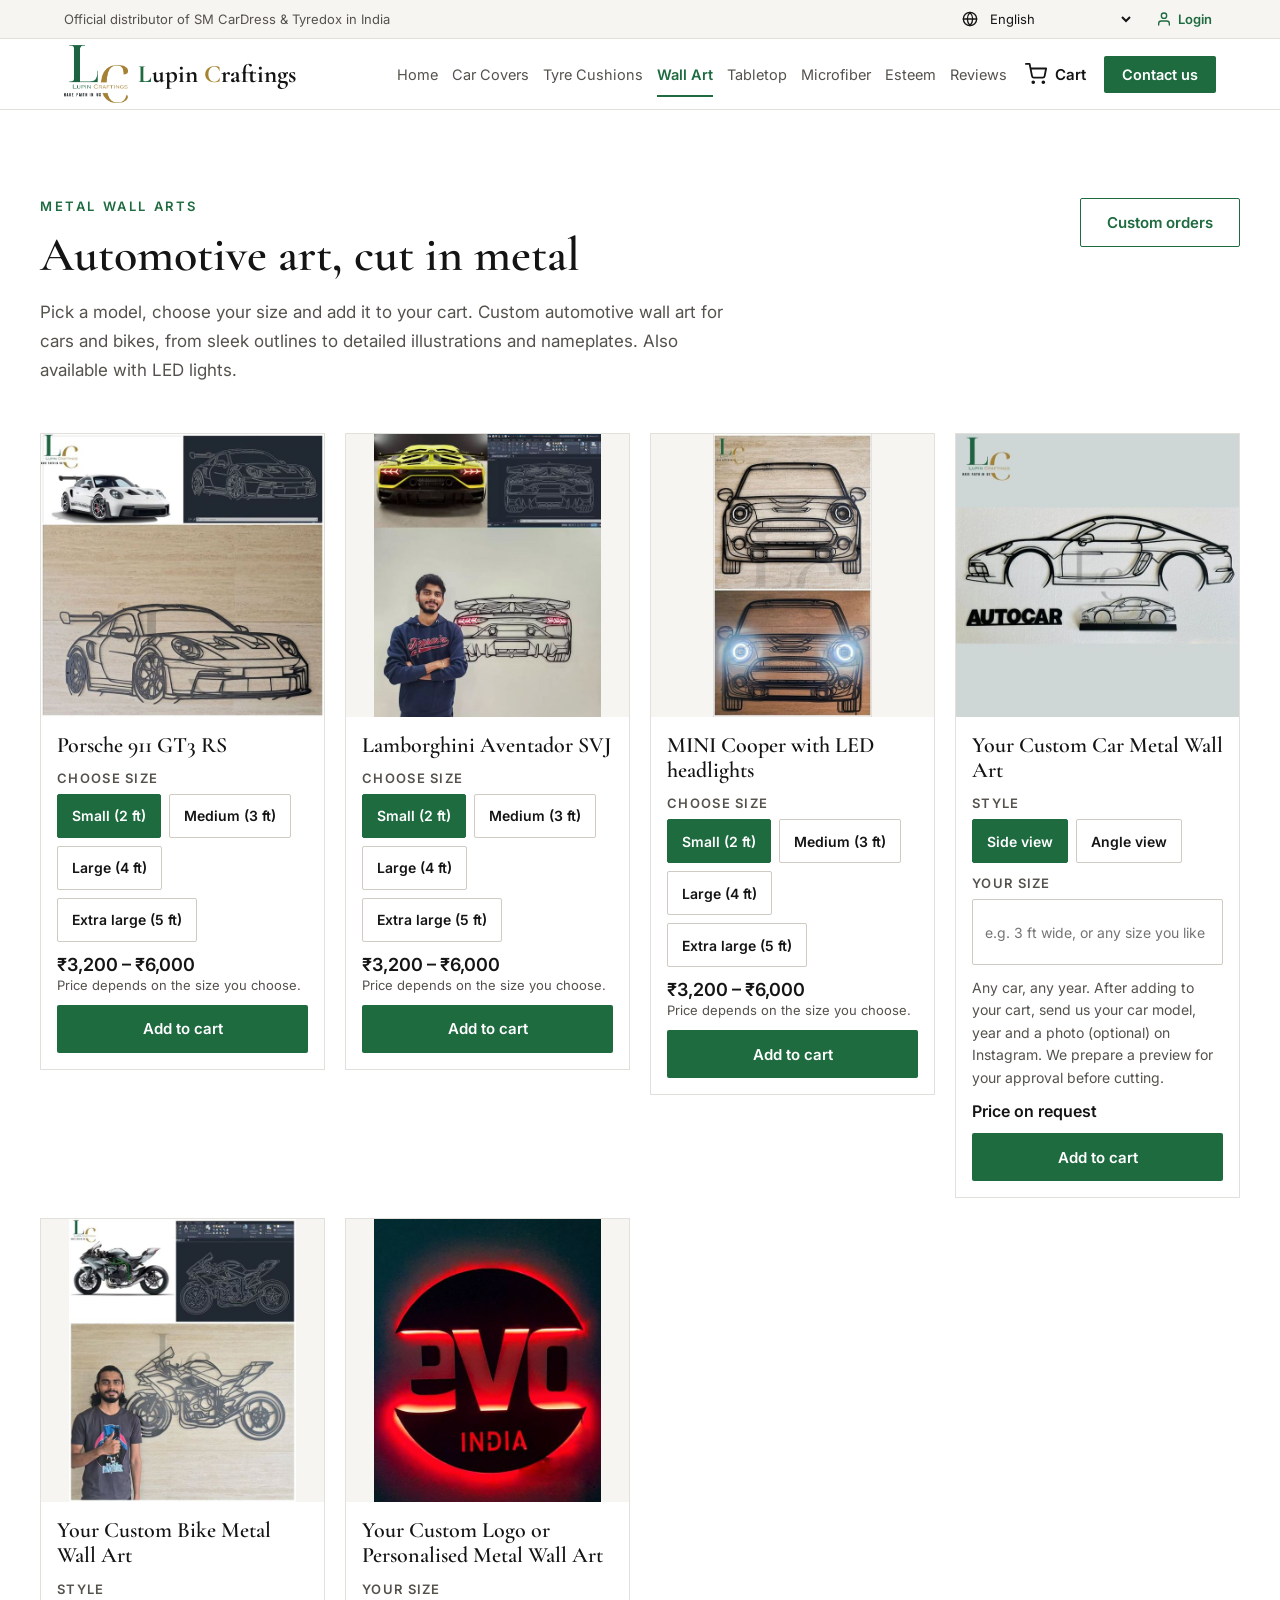
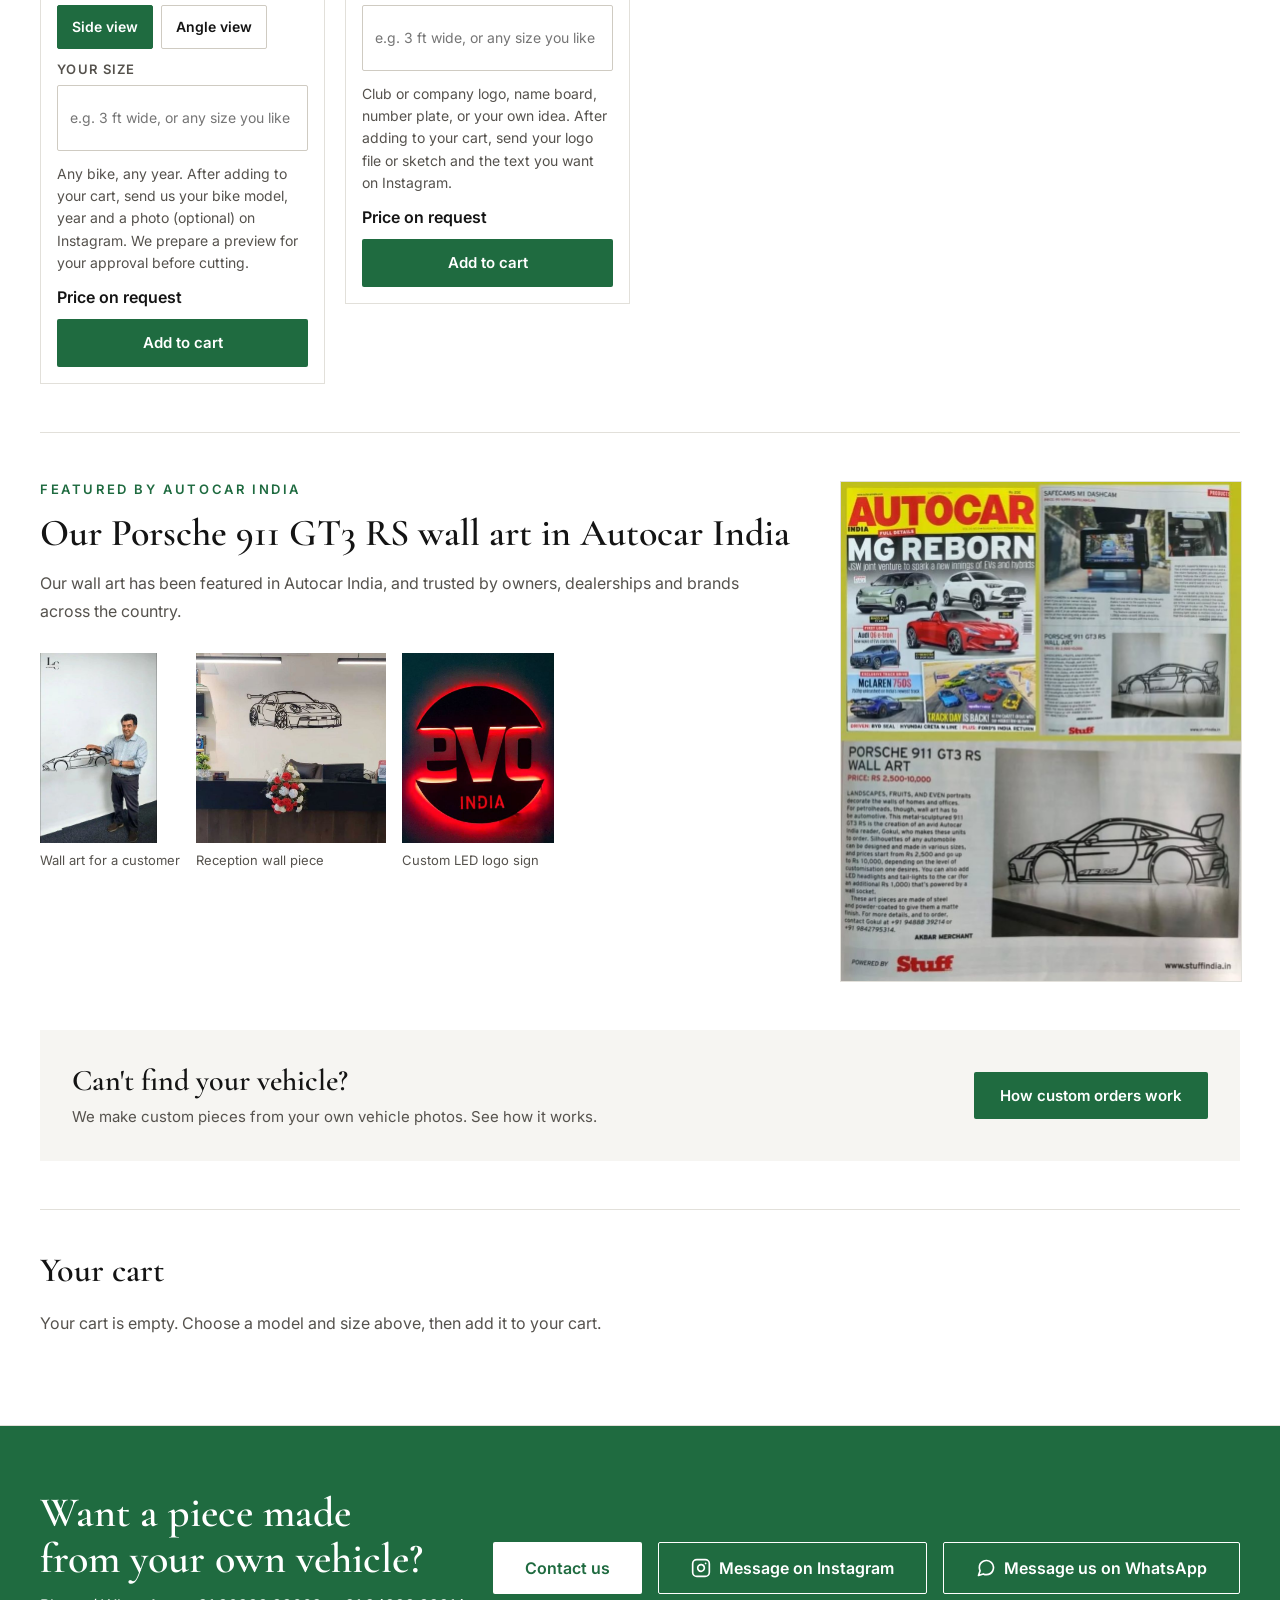
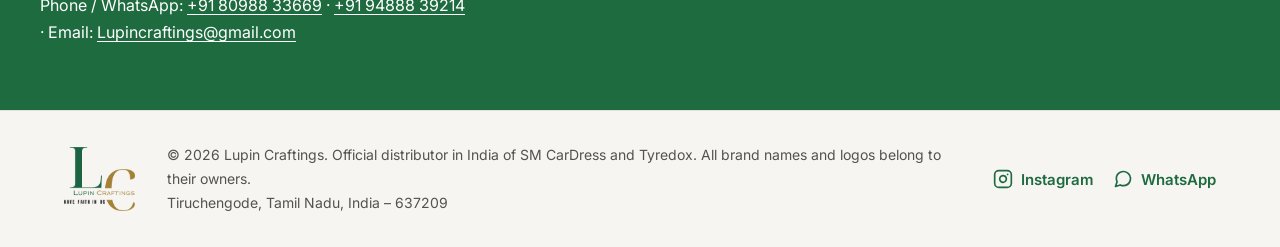
<file: wall-art.html>
<!doctype html>
<html lang="en">
<head>
<meta charset="utf-8">
<meta name="viewport" content="width=device-width, initial-scale=1">
<title>Metal Wall Art | Lupin Craftings</title>
<meta name="description" content="Metal wall art for cars and bikes. Choose a model and size, or order a custom piece.">
<link rel="icon" href="images/lc-logo.png">
<link rel="preconnect" href="https://fonts.googleapis.com">
<link rel="preconnect" href="https://fonts.gstatic.com" crossorigin>
<link rel="stylesheet" href="https://fonts.googleapis.com/css2?family=Cormorant+Garamond:wght@500;600;700&family=Inter:wght@400;500;600&display=swap">
<link rel="stylesheet" href="css/style.css">
</head>
<body>
<div style="width:100%;background:#FFFFFF;color:#141414;font-family:'Inter',system-ui,sans-serif">

  <div id="site-header" data-active="wallart" data-cart="1"></div>

  <!-- METAL WALL ARTS -->
  <div id="wallart" style="border-bottom:1px solid #E2E0DA">
    <div style="max-width:1200px;margin:0 auto;padding:88px 24px;display:flex;flex-direction:column;gap:48px">
      <div style="display:flex;flex-wrap:wrap;align-items:flex-start;justify-content:space-between;gap:24px">
        <div style="flex:1 1 480px;min-width:0;display:flex;flex-direction:column;gap:16px;max-width:700px">
          <div style="font-size:13px;font-weight:600;letter-spacing:0.2em;text-transform:uppercase;color:#1F6B40">Metal wall arts</div>
          <h1 style="margin:0;font-family:'Cormorant Garamond',serif;font-weight:600;font-size:48px;line-height:1.08;text-wrap:balance">Automotive art, cut in metal</h1>
          <p style="margin:0;font-size:17px;line-height:1.7;color:#55524D">Pick a model, choose your size and add it to your cart. Custom automotive wall art for cars and bikes, from sleek outlines to detailed illustrations and nameplates. Also available with LED lights.</p>
        </div>
        <a href="custom-orders.html" class="btn-o" style="padding:14px 26px;border:1px solid #1F6B40;color:#1F6B40;font-weight:600;font-size:15px;border-radius:2px">Custom orders</a>
      </div>

      <div id="wa-grid" class="wa-grid"></div>

      <div style="display:flex;flex-wrap:wrap;gap:48px;align-items:flex-start;border-top:1px solid #E2E0DA;padding-top:48px">
        <div style="flex:1 1 440px;min-width:0;display:flex;flex-direction:column;gap:28px">
          <div style="display:flex;flex-direction:column;gap:16px">
            <div style="font-size:13px;font-weight:600;letter-spacing:0.2em;text-transform:uppercase;color:#1F6B40">Featured by Autocar India</div>
            <h3 style="margin:0;font-family:'Cormorant Garamond',serif;font-weight:600;font-size:38px;line-height:1.1;text-wrap:balance">Our Porsche 911 GT3 RS wall art in Autocar India</h3>
            <p style="margin:0;font-size:16px;line-height:1.7;color:#55524D">Our wall art has been featured in Autocar India, and trusted by owners, dealerships and brands across the country.</p>
          </div>
          <div style="display:flex;flex-wrap:wrap;justify-content:flex-start;align-items:flex-start;gap:16px">
            <figure style="margin:0;flex:0 1 auto;min-width:0"><img src="images/press-man.jpg" alt="A customer with a Lupin car silhouette wall art piece" loading="lazy" class="wa-feat" style="display:block;height:190px;width:auto;max-width:100%;background:#ECEBE7"><figcaption style="padding-top:8px;font-size:13px;line-height:1.4;color:#55524D">Wall art for a customer</figcaption></figure>
            <figure style="margin:0;flex:0 1 auto;min-width:0"><img src="images/wa-office.jpg" alt="Porsche 911 GT3 wall art behind a reception desk" loading="lazy" class="wa-feat" style="display:block;height:190px;width:auto;max-width:100%;background:#ECEBE7"><figcaption style="padding-top:8px;font-size:13px;line-height:1.4;color:#55524D">Reception wall piece</figcaption></figure>
            <figure style="margin:0;flex:0 1 auto;min-width:0"><img src="images/wa-evo.jpg" alt="Custom LED logo sign glowing red on a wall" loading="lazy" class="wa-feat" style="display:block;height:190px;width:auto;max-width:100%;background:#ECEBE7"><figcaption style="padding-top:8px;font-size:13px;line-height:1.4;color:#55524D">Custom LED logo sign</figcaption></figure>
          </div>
        </div>
        <div style="flex:0 1 400px;min-width:0;width:100%"><img src="images/press-autocar.jpg" alt="Autocar India magazine page featuring Lupin Craftings Porsche 911 GT3 RS wall art" loading="lazy" style="display:block;width:100%;height:auto;border:1px solid #E2E0DA"></div>
      </div>
      <div style="background:#F6F5F2;padding:32px;display:flex;flex-wrap:wrap;align-items:center;justify-content:space-between;gap:20px">
        <div style="flex:1 1 360px;min-width:0;display:flex;flex-direction:column;gap:6px">
          <h3 style="margin:0;font-family:'Cormorant Garamond',serif;font-weight:600;font-size:30px">Can't find your vehicle?</h3>
          <p style="margin:0;font-size:15px;line-height:1.6;color:#55524D">We make custom pieces from your own vehicle photos. See how it works.</p>
        </div>
        <a href="custom-orders.html" style="padding:14px 26px;background:#1F6B40;color:#FFFFFF;font-weight:600;font-size:15px;border-radius:2px">How custom orders work</a>
      </div>

      <div id="cart" style="display:flex;flex-direction:column;gap:20px;border-top:1px solid #E2E0DA;padding-top:40px">
        <h3 style="margin:0;font-family:'Cormorant Garamond',serif;font-weight:600;font-size:34px">Your cart</h3>
        <p id="cart-empty" style="margin:0;font-size:16px;line-height:1.6;color:#55524D">Your cart is empty. Choose a model and size above, then add it to your cart.</p>
        <div id="cart-full" hidden style="flex-wrap:wrap;gap:40px">
          <div style="flex:1.4 1 420px;min-width:0;display:flex;flex-direction:column">
            <div id="cart-items"></div>
            <div style="border-top:1px solid #E2E0DA"></div>
            <div id="cart-total" hidden style="padding-top:16px;font-size:18px;font-weight:600"></div>
          </div>
          <div style="flex:1 1 320px;min-width:0;display:flex;flex-direction:column;gap:14px">
            <span style="font-size:13px;font-weight:600;letter-spacing:0.1em;text-transform:uppercase;color:#55524D">Order summary</span>
            <pre id="cart-summary" style="margin:0;padding:16px;background:#F6F5F2;border:1px solid #E2E0DA;font-family:'Inter',system-ui,sans-serif;font-size:14px;line-height:1.6;white-space:pre-wrap;overflow-wrap:anywhere"></pre>
            <a id="cart-wa" href="#" target="_blank" rel="noopener noreferrer" style="display:flex;align-items:center;justify-content:center;gap:8px;min-height:48px;padding:12px 20px;background:#1F6B40;color:#FFFFFF;font-size:15px;font-weight:600;border-radius:2px"><span data-icon="wa"></span>Order on WhatsApp</a>
            <a id="cart-ig" href="#" data-ig-dm data-no-wa class="btn-o" style="padding:13px 20px;border:1px solid #1F6B40;color:#1F6B40;font-size:15px;font-weight:600;text-align:center;border-radius:2px">Send it on Instagram</a>
            <button id="cart-copy" type="button" style="min-height:44px;padding:10px 20px;border:0;background:transparent;color:#55524D;font-family:inherit;font-size:14px;text-decoration:underline;cursor:pointer">Copy order summary</button>
            <p style="margin:0;font-size:13px;line-height:1.6;color:#55524D">Online payment is not set up yet. Send this order on WhatsApp, or copy it and paste it in an Instagram message. We confirm the price and delivery.</p>
          </div>
        </div>
      </div>
    </div>
  </div>

  <!-- ENQUIRE -->
  <div style="background:#1F6B40;color:#FFFFFF">
    <div style="max-width:1200px;margin:0 auto;padding:64px 24px;display:flex;flex-wrap:wrap;align-items:center;justify-content:space-between;gap:28px">
      <div style="flex:1 1 420px;min-width:0;display:flex;flex-direction:column;gap:10px">
        <h2 style="margin:0;font-family:'Cormorant Garamond',serif;font-weight:600;font-size:42px;line-height:1.1;text-wrap:balance">Want a piece made from your own vehicle?</h2>
        <p style="margin:0;font-size:16px;line-height:1.7"><span data-contact-line></span></p>
      </div>
      <div style="display:flex;flex-wrap:wrap;gap:16px">
        <a href="contact.html" style="padding:16px 32px;background:#FFFFFF;color:#1F6B40;font-weight:600;font-size:16px;border-radius:2px">Contact us</a>
        <a href="#" data-ig-dm style="padding:15px 32px;border:1px solid #FFFFFF;color:#FFFFFF;font-weight:600;font-size:16px;border-radius:2px">Message on Instagram</a>
      </div>
    </div>
  </div>

  <div id="site-footer"></div>

</div>
<script src="js/content.js"></script>
<script src="js/site.js"></script>
<script src="js/auth.js"></script>
<script src="js/wall-art.js"></script>
</body>
</html>
</file>
<file: css/style.css>
body{margin:0;background:#FFFFFF;font-family:'Inter',system-ui,sans-serif;color:#141414}
img{max-width:100%}
[hidden]{display:none!important}
a{color:inherit;text-decoration:none}
a:hover{opacity:.85}
a:focus-visible{outline:2px solid #1F6B40;outline-offset:3px}
button:focus-visible{outline:2px solid #1F6B40;outline-offset:3px}
@keyframes lc-scroll{from{transform:translateX(0)}to{transform:translateX(-50%)}}
.lc-track{animation:lc-scroll 36s linear infinite}
.lc-track:hover{animation-play-state:paused}
@media (prefers-reduced-motion: reduce){.lc-track{animation:none}}

/* Wall art cards: compact on laptops, two per row on phones */
.wa-grid{display:grid;grid-template-columns:repeat(auto-fill,minmax(230px,1fr));gap:20px}
.wa-card{min-width:0;border:1px solid #E2E0DA;display:flex;flex-direction:column;background:#FFFFFF}
.wa-body{padding:16px;display:flex;flex-direction:column;gap:12px;flex:1}
.wa-name{margin:0;font-family:'Cormorant Garamond',serif;font-weight:600;font-size:22px;line-height:1.15}
@media (max-width:640px){
  .wa-grid{grid-template-columns:repeat(2,minmax(0,1fr));gap:12px}
  .wa-body{padding:12px;gap:10px}
  .wa-name{font-size:18px}
  .wa-body button{padding:8px 10px!important;min-height:40px!important;font-size:13px!important}
  .wa-body p{font-size:12.5px!important}
}
@media (max-width:640px){ .wa-feat{height:110px!important} }
.home-grid{display:grid;grid-template-columns:repeat(auto-fill,minmax(240px,1fr));gap:20px}
.home-grid a>div{padding:18px!important}
@media (max-width:640px){
  .home-grid{grid-template-columns:repeat(2,minmax(0,1fr));gap:12px}
  .home-grid a>div{padding:12px!important}
  .home-grid h3{font-size:20px!important}
  .home-grid p{font-size:13px!important}
  .home-h1{font-size:40px!important}
}

/* ===== Shared layout, header, footer ===== */
.lc-wrap{max-width:1200px;margin:0 auto;padding-left:24px;padding-right:24px;box-sizing:border-box}
.lc-header{background:#FFFFFF;border-bottom:1px solid #E2E0DA}
.lc-util{background:#F6F5F2;border-bottom:1px solid #E2E0DA;font-size:13px;color:#55524D}
.lc-util-in{display:flex;flex-wrap:wrap;align-items:center;justify-content:space-between;gap:4px 16px;min-height:38px}
.lc-util-right{display:flex;align-items:center;gap:6px 18px;margin-left:auto}
.lc-lang{display:inline-flex;align-items:center;gap:6px;color:#141414}
.lc-lang select{font-family:inherit;font-size:13px;color:#141414;background:transparent;border:0;padding:6px 2px;cursor:pointer;max-width:150px}
.lc-util-btn{display:inline-flex;align-items:center;gap:6px;font-family:inherit;font-size:13px;font-weight:600;color:#1F6B40;background:transparent;border:0;padding:8px 4px;cursor:pointer}
.lc-util-btn:hover{text-decoration:underline}
.lc-main{display:flex;flex-wrap:wrap;align-items:center;justify-content:space-between;gap:4px 24px;padding-top:6px;padding-bottom:6px}
.lc-brand{display:flex;align-items:center;gap:10px}
.lc-brand img{height:64px;width:auto;display:block}
.lc-brand-name{font-family:'Cormorant Garamond',serif;font-weight:700;font-size:28px;line-height:1;color:#141414;white-space:nowrap}
.lc-nav{display:flex;flex-wrap:wrap;align-items:center;gap:0 18px;font-size:15px}
.lc-navlink{padding:14px 0 12px;color:#55524D;border-bottom:2px solid transparent}
.lc-navlink:hover{color:#1F6B40;opacity:1}
.lc-navlink.on{color:#1F6B40;font-weight:600;border-bottom-color:#1F6B40}
.lc-cartwrap{display:inline-block}
.lc-cartbtn{position:relative;display:inline-flex;align-items:center;gap:8px;min-height:44px;padding:8px 10px;font-family:inherit;font-size:15px;font-weight:600;color:#141414;background:transparent;border:0;border-radius:2px;cursor:pointer}
.lc-cartbtn:hover{color:#1F6B40}
.lc-badge{display:inline-flex;align-items:center;justify-content:center;min-width:20px;height:20px;padding:0 6px;box-sizing:border-box;border-radius:10px;background:#1F6B40;color:#fff;font-size:12px;font-weight:700}
.lc-contactbtn{padding:12px 22px;background:#1F6B40;color:#FFFFFF;font-weight:600;border-radius:2px}
.lc-contactbtn:hover{background:#17552F;opacity:1}
.lc-cartpanel{position:absolute;z-index:1000;background:#fff;border:1px solid #E2E0DA;box-shadow:0 12px 32px rgba(0,0,0,.16);padding:16px;box-sizing:border-box;font-size:14px;color:#141414;max-height:80vh;overflow:auto}
.lc-cp-head{display:flex;justify-content:space-between;align-items:center;margin-bottom:8px;font-size:16px}
.lc-cp-x{background:transparent;border:0;font-size:26px;line-height:1;cursor:pointer;color:#55524D;min-width:44px;min-height:44px}
.lc-cp-empty{margin:8px 0;line-height:1.6;color:#55524D}
.lc-cp-empty a{color:#1F6B40;text-decoration:underline}
.lc-cp-row{display:flex;flex-wrap:wrap;align-items:center;gap:8px 12px;padding:12px 0;border-top:1px solid #E2E0DA}
.lc-cp-info{flex:1 1 140px;min-width:0;display:flex;flex-direction:column;gap:2px}
.lc-cp-name{font-weight:600;line-height:1.3}
.lc-cp-sub{font-size:13px;color:#55524D}
.lc-cp-qty{display:flex;align-items:center;gap:6px}
.lc-cp-qty button{width:36px;height:36px;border:1px solid #CFCBC2;background:#fff;border-radius:2px;font-size:18px;cursor:pointer;font-family:inherit}
.lc-cp-qty span{min-width:20px;text-align:center;font-weight:600}
.lc-cp-rm{background:transparent;border:0;color:#55524D;text-decoration:underline;cursor:pointer;font-family:inherit;font-size:13px;min-height:36px}
.lc-cp-total{padding:12px 0 4px;border-top:1px solid #E2E0DA;font-weight:600;font-size:16px}
.lc-cp-actions{display:flex;flex-direction:column;gap:8px;margin-top:10px}
.lc-cp-primary{display:flex;align-items:center;justify-content:center;gap:8px;padding:13px 16px;background:#1F6B40;color:#fff;font-weight:600;border-radius:2px}
.lc-cp-primary:hover{background:#17552F;opacity:1}
.lc-cp-secondary{display:flex;justify-content:center;padding:12px 16px;border:1px solid #1F6B40;color:#1F6B40;font-weight:600;border-radius:2px}
.lc-cp-secondary:hover{background:#1F6B40;color:#fff;opacity:1}
.lc-cp-note{margin:10px 0 0;font-size:12px;line-height:1.5;color:#55524D}
.lc-toast{position:fixed;left:50%;bottom:24px;transform:translate(-50%,20px);background:#141414;color:#fff;padding:12px 20px;border-radius:2px;font-size:14px;font-weight:600;opacity:0;pointer-events:none;transition:opacity .2s,transform .2s;z-index:2000;max-width:calc(100vw - 32px)}
.lc-toast.on{opacity:1;transform:translate(-50%,0)}
.lc-footer{background:#F6F5F2;border-top:1px solid #E2E0DA}
.lc-footer-in{padding-top:32px;padding-bottom:32px;display:flex;flex-wrap:wrap;align-items:center;justify-content:space-between;gap:20px 32px}
.lc-footer-text{flex:1 1 360px;min-width:0;font-size:14px;line-height:1.7;color:#55524D}
.lc-social{display:flex;flex-wrap:wrap;gap:8px 20px}
.lc-social a{display:inline-flex;align-items:center;gap:8px;font-size:15px;font-weight:600;color:#1F6B40;min-height:44px}
.lc-social a:hover{text-decoration:underline;opacity:1}
.lc-tel{text-decoration:underline;text-underline-offset:3px}
/* hide Google Translate's own bar */
body{top:0!important}
.skiptranslate iframe,iframe.skiptranslate,.goog-te-banner-frame,iframe.VIpgJd-ZVi9od-ORHb-OEVmcd,.VIpgJd-ZVi9od-aZ2wEe-wOHMyf,.goog-tooltip{display:none!important}
.goog-text-highlight{background:none!important;box-shadow:none!important}
/* button hovers */
a.btn-o{transition:background .15s,color .15s}
a.btn-o:hover{background:#1F6B40;color:#FFFFFF!important;opacity:1}
a[style*="background:#1F6B40"]:hover{background:#17552F!important;opacity:1}
@media (max-width:640px){
  .lc-util-left{display:none}
  .lc-brand img{height:52px}
  .lc-brand-name{font-size:22px}
  .lc-nav{gap:0 14px;font-size:14px}
  .lc-cart-text{display:none}
}
/* Wall art cards: each card is only as tall as its content (no empty gaps) */
.wa-grid{align-items:start}
.wa-add:disabled{cursor:default}
.lc-cartbtn.bump{animation:lc-bump .5s}
@keyframes lc-bump{0%{transform:scale(1)}40%{transform:scale(1.18)}100%{transform:scale(1)}}
@media (prefers-reduced-motion: reduce){.lc-cartbtn.bump{animation:none}}
.lc-bullets li::marker{color:#1F6B40}
.lc-bullets li{padding-left:4px}

/* ===== Login modal and form helpers ===== */
.lc-modal{position:fixed;inset:0;background:rgba(20,20,20,.55);z-index:3000;display:flex;align-items:center;justify-content:center;padding:16px;overflow:auto}
.lc-modal[hidden]{display:none}
.lc-modal-box{position:relative;background:#fff;width:100%;max-width:420px;padding:28px 24px 24px;box-sizing:border-box;border-radius:2px;max-height:calc(100vh - 32px);overflow:auto}
.lc-modal-box h2{margin:0 0 14px;font-family:'Cormorant Garamond',serif;font-weight:600;font-size:30px;padding-right:32px}
.lc-modal-x{position:absolute;top:6px;right:6px;width:44px;height:44px;background:transparent;border:0;font-size:28px;line-height:1;cursor:pointer;color:#55524D}
.lc-tabs{display:flex;gap:0;margin-bottom:16px;border-bottom:1px solid #E2E0DA}
.lc-tabs button{flex:1;min-height:44px;background:transparent;border:0;border-bottom:2px solid transparent;font-family:inherit;font-size:15px;font-weight:600;color:#55524D;cursor:pointer}
.lc-tabs button[aria-selected="true"]{color:#1F6B40;border-bottom-color:#1F6B40}
.lc-f{display:flex;flex-direction:column;gap:6px;margin-bottom:14px}
.lc-f label{font-size:14px;font-weight:600}
.lc-f input,.lc-f select,.lc-f textarea{width:100%;box-sizing:border-box;min-height:46px;padding:10px 12px;border:1px solid #CFCBC2;background:#fff;color:#141414;font-family:inherit;font-size:16px;border-radius:2px}
.lc-f input[aria-invalid="true"],.lc-f textarea[aria-invalid="true"],.lc-f select[aria-invalid="true"]{border-color:#9B2C1F}
.lc-req{color:#9B2C1F}
.lc-ferr{font-size:13px;color:#9B2C1F}
.lc-check{display:flex;gap:10px;align-items:flex-start;font-size:13px;line-height:1.5;color:#55524D;margin-bottom:8px}
.lc-check input{margin-top:3px;width:18px;height:18px;flex:0 0 auto}
.lc-msg{margin:8px 0 12px;padding:10px 12px;font-size:14px;line-height:1.5;border-radius:2px}
.lc-msg.err{background:#FBEAE7;color:#9B2C1F}
.lc-msg.ok{background:#E6F2EB;color:#17552F}
.lc-btn{display:flex;align-items:center;justify-content:center;gap:8px;width:100%;box-sizing:border-box;min-height:48px;padding:12px 20px;border:1px solid #1F6B40;background:#1F6B40;color:#fff;font-family:inherit;font-size:15px;font-weight:600;border-radius:2px;cursor:pointer;margin-top:6px}
.lc-btn:hover{background:#17552F;opacity:1}
.lc-btn[disabled]{opacity:.6;cursor:default}
.lc-btn-o{background:#fff;color:#1F6B40}
.lc-btn-o:hover{background:#1F6B40;color:#fff}
.lc-link{display:block;margin:10px auto 0;background:transparent;border:0;color:#1F6B40;text-decoration:underline;font-family:inherit;font-size:14px;cursor:pointer;min-height:40px}
.lc-p{margin:0 0 14px;font-size:15px;line-height:1.6;color:#55524D}
.lc-dl{margin:0 0 12px;display:grid;grid-template-columns:90px 1fr;gap:8px 12px;font-size:15px}
.lc-dl dt{color:#55524D}.lc-dl dd{margin:0;overflow-wrap:anywhere}

/* ===== Reviews ===== */
.rv-h{margin:0 0 14px;font-family:'Cormorant Garamond',serif;font-weight:600;font-size:30px}
.rv-list{display:grid;grid-template-columns:repeat(auto-fill,minmax(280px,1fr));gap:20px;align-items:start}
.rv-card{border:1px solid #E2E0DA;padding:20px;background:#fff;display:flex;flex-direction:column;gap:12px}
.rv-top{display:flex;justify-content:space-between;align-items:center;gap:8px}
.rv-date{font-size:13px;color:#55524D}
.rv-text{margin:0;font-size:15px;line-height:1.65;white-space:pre-wrap;overflow-wrap:anywhere}
.rv-by{font-size:14px;color:#55524D}.rv-by strong{color:#141414}
.rv-photos{display:flex;flex-wrap:wrap;gap:8px}
.rv-photos img{display:block;width:92px;height:92px;object-fit:cover;border-radius:2px;background:#ECEBE7}
.rv-empty{margin:0;font-size:16px;color:#55524D;grid-column:1/-1}
.rv-rate{display:flex;gap:2px}
.rv-rate button{background:transparent;border:0;font-size:34px;line-height:1;padding:2px 4px;cursor:pointer;min-width:44px;min-height:44px}
.rv-prev{position:relative}
.rv-prev button{position:absolute;top:-6px;right:-6px;width:26px;height:26px;border-radius:50%;border:0;background:#141414;color:#fff;font-size:16px;line-height:1;cursor:pointer}
@media (max-width:640px){.rv-list{grid-template-columns:1fr}}
.ad-table{border-collapse:collapse;width:100%;font-size:14px;min-width:640px}
.ad-table th,.ad-table td{border-bottom:1px solid #E2E0DA;padding:10px 12px;text-align:left;vertical-align:top;overflow-wrap:anywhere}
.ad-table th{background:#F6F5F2;font-weight:600;white-space:nowrap}
/* compact header: keep logo, name and menu on one row on laptops */
@media (min-width:900px){
  .lc-brand img{height:58px}
  .lc-brand-name{font-size:25px}
  .lc-nav{gap:0 14px;font-size:14.5px}
  .lc-cartbtn{padding:8px 4px}
  .lc-contactbtn{padding:10px 18px}
  .lc-main{flex-wrap:nowrap}
}
</file>
